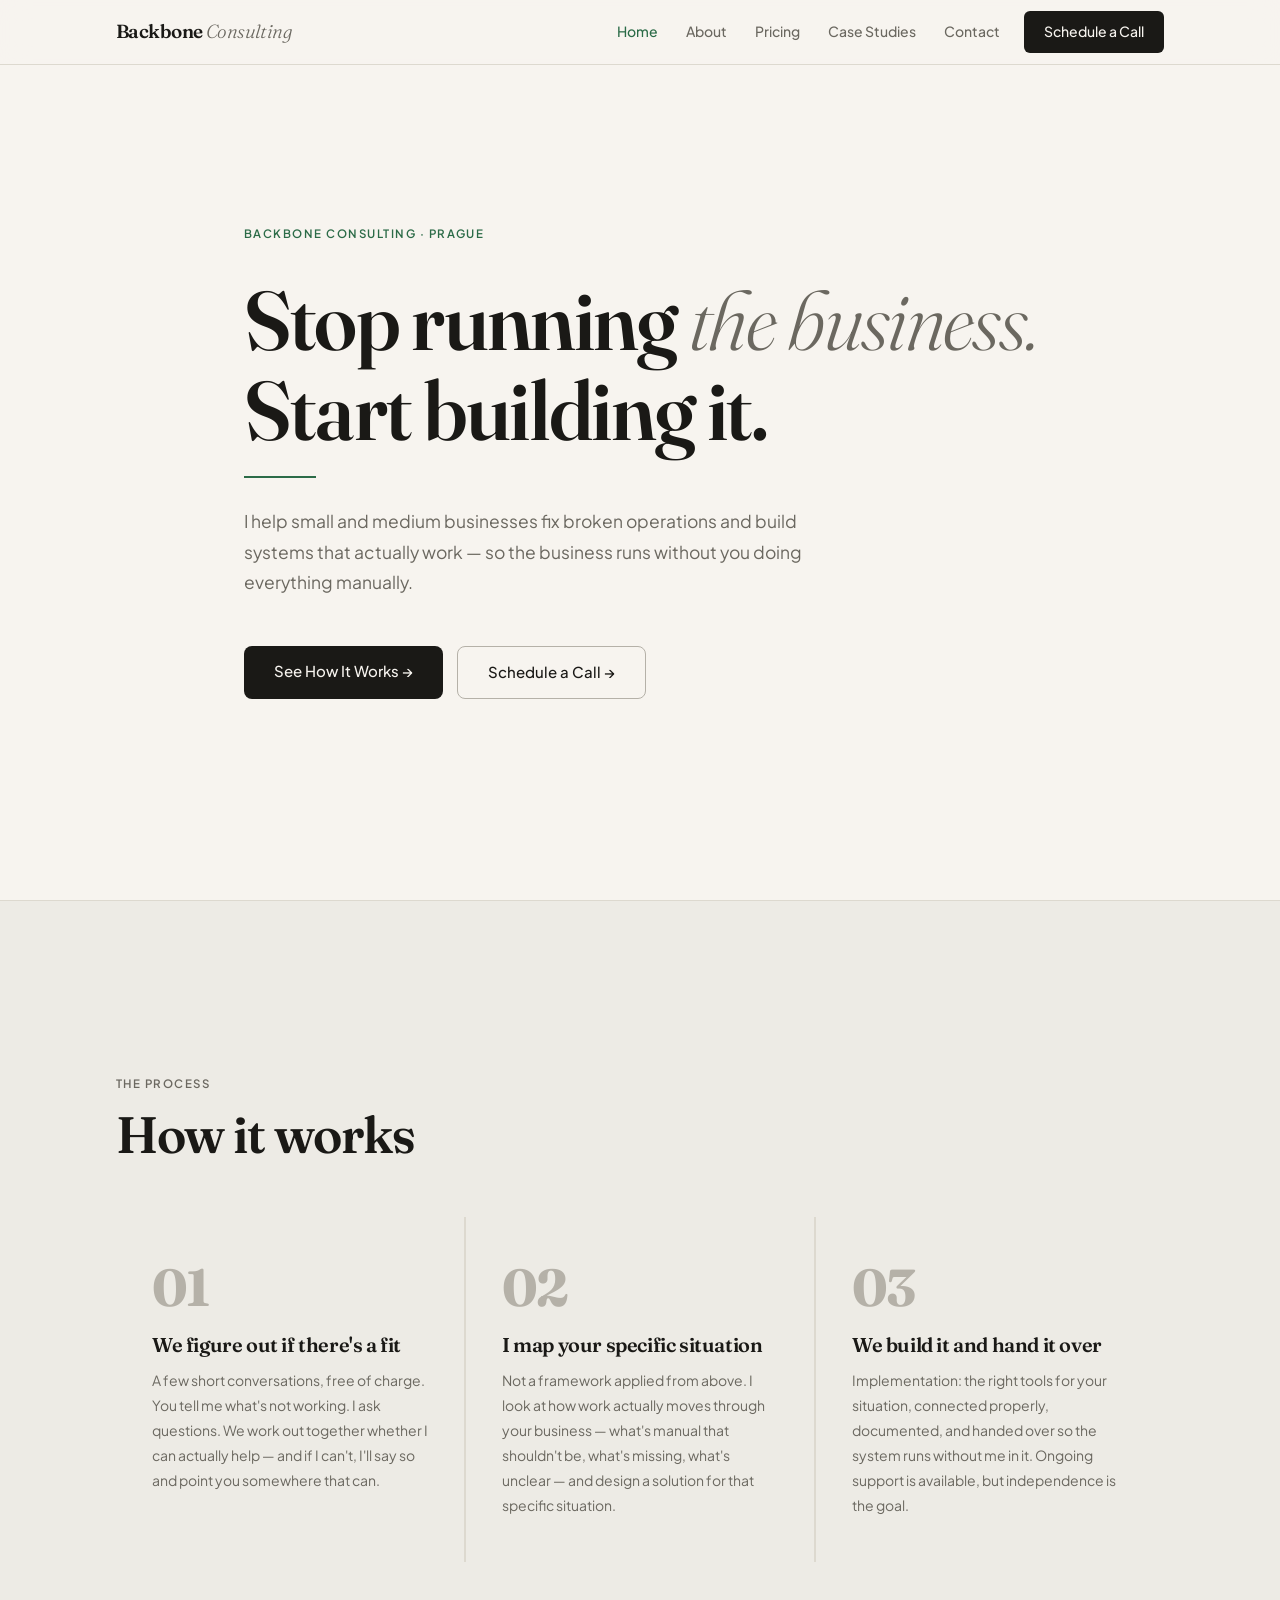
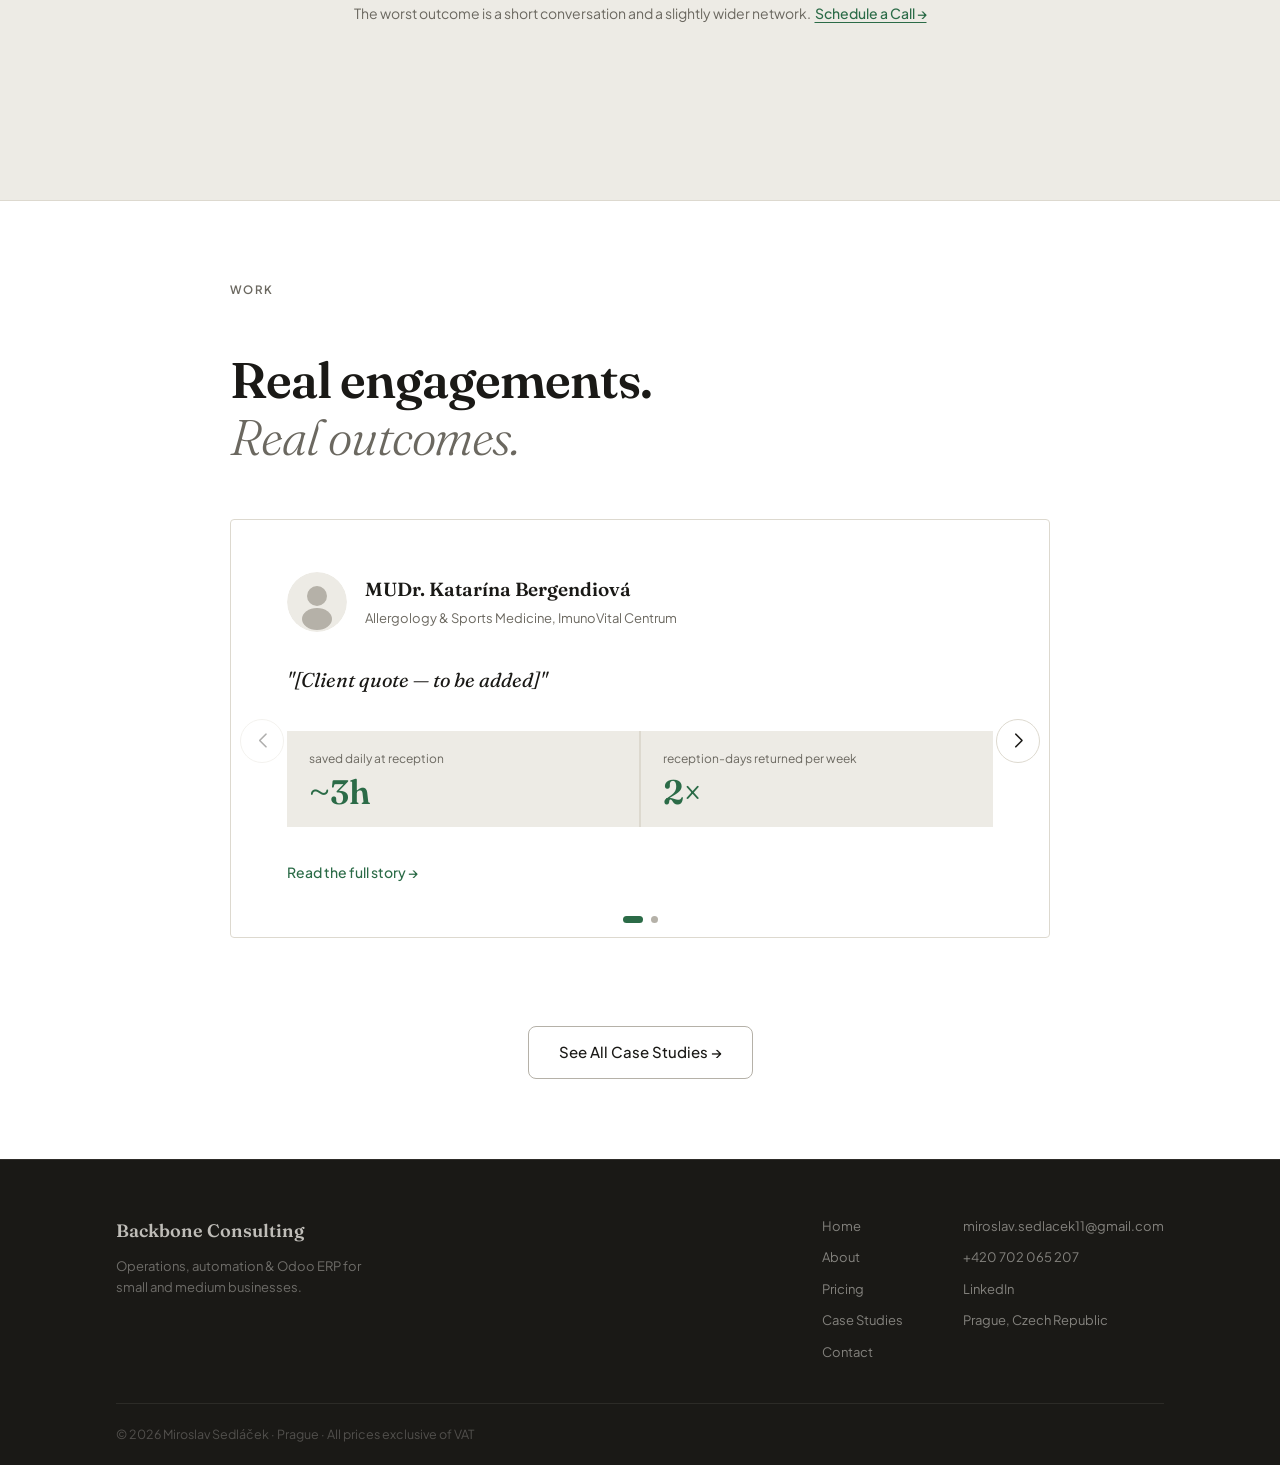
<file: index.html>
<!DOCTYPE html>
<html lang="en">
<head>
  <meta charset="UTF-8">
  <meta name="viewport" content="width=device-width, initial-scale=1.0">
  <title>Backbone Consulting — Embedded Operations | Prague</title>
  <meta name="description" content="Backbone Consulting helps small businesses and early-stage founders fix broken operations and build systems that run without them. Prague-based. Embedded, not advisory.">
  <meta name="keywords" content="operations consulting, business automation, process improvement, Praha, Czech Republic, embedded operator">

  <link rel="preconnect" href="https://fonts.googleapis.com">
  <link rel="preconnect" href="https://fonts.gstatic.com" crossorigin>
  <link href="https://fonts.googleapis.com/css2?family=Fraunces:ital,opsz,wght@0,9..144,300;0,9..144,400;0,9..144,600;0,9..144,700;1,9..144,300;1,9..144,400&family=Plus+Jakarta+Sans:wght@300;400;500;600&display=swap" rel="stylesheet">
  <link rel="stylesheet" href="https://cdn.jsdelivr.net/npm/swiper@11/swiper-bundle.min.css" />

  <link rel="stylesheet" href="css/main.css">
  <link rel="stylesheet" href="css/home.css">
</head>
<body>

<div id="nav-placeholder"></div>


<!-- ══ HERO ══ -->
<section class="hero" id="home">
  <div class="container">
    <p class="eyebrow">Backbone Consulting · Prague</p>
    <h1>Stop running <em>the business.</em><br>Start building it.</h1>
    <div class="hero-rule"></div>
    <p class="hero-sub">I help small and medium businesses fix broken operations and build systems that actually work — so the business runs without you doing everything manually.</p>
    <div class="hero-actions">
      <a href="#how-it-works" class="btn btn-dark">See How It Works →</a>
      <a href="contact.html" class="btn btn-outline">Schedule a Call →</a>
    </div>
  </div>
</section>


<!-- ══ HOW IT WORKS ══ -->
<section class="snippet how-home-section" id="how-it-works">
  <div class="container">
    <div class="how-home-header">
      <p class="section-label">The process</p>
      <h2>How it works</h2>
    </div>

    <div class="how-steps-home">
      <div class="how-step-home reveal">
        <div class="how-step-num">01</div>
        <h3>We figure out if there's a fit</h3>
        <p>A few short conversations, free of charge. You tell me what's not working. I ask questions. We work out together whether I can actually help — and if I can't, I'll say so and point you somewhere that can.</p>
      </div>
      <div class="how-step-home reveal">
        <div class="how-step-num">02</div>
        <h3>I map your specific situation</h3>
        <p>Not a framework applied from above. I look at how work actually moves through your business — what's manual that shouldn't be, what's missing, what's unclear — and design a solution for that specific situation.</p>
      </div>
      <div class="how-step-home reveal">
        <div class="how-step-num">03</div>
        <h3>We build it and hand it over</h3>
        <p>Implementation: the right tools for your situation, connected properly, documented, and handed over so the system runs without me in it. Ongoing support is available, but independence is the goal.</p>
      </div>
    </div>

    <p class="how-closing">The worst outcome is a short conversation and a slightly wider network. &nbsp;<a href="contact.html">Schedule a Call →</a></p>
  </div>
</section>


<!-- ══ CASE STUDIES CAROUSEL ══ -->
<section class="snippet carousel-section" id="case-studies-carousel">
  <div class="container">

    <div class="carousel-section-header">
      <p class="section-label">Work</p>
    </div>
    <h2 class="snippet-heading" style="margin-bottom: 52px;">Real engagements.<br><em>Real outcomes.</em></h2>

    <div class="swiper-outer">
      <div class="swiper testimonial-swiper">
        <div class="swiper-wrapper">

          <!-- Slide 1: ImunoVital Centrum -->
          <div class="swiper-slide">
            <div class="testimonial-card">
              <div class="testimonial-header">
                <!-- TODO: Replace with photo of MUDr. Katarína Bergendiová when available (permission required) -->
                <svg class="testimonial-avatar" width="60" height="60" viewBox="0 0 60 60" xmlns="http://www.w3.org/2000/svg" aria-hidden="true">
                  <circle cx="30" cy="30" r="30" fill="#EDEBE5"/>
                  <circle cx="30" cy="24" r="10" fill="#B5B1A8"/>
                  <ellipse cx="30" cy="47" rx="15" ry="11" fill="#B5B1A8"/>
                </svg>
                <div>
                  <div class="testimonial-name">MUDr. Katarína Bergendiová</div>
                  <div class="testimonial-role">Allergology &amp; Sports Medicine, ImunoVital Centrum</div>
                </div>
              </div>
              <!-- TODO: Replace with direct testimonial quote from ImunoVital Centrum -->
              <blockquote class="testimonial-quote">"[Client quote — to be added]"</blockquote>
              <div class="testimonial-stats">
                <div class="testimonial-stat">
                  <div class="testimonial-stat-lbl">saved daily at reception</div>
                  <div class="testimonial-stat-num">~3h</div>
                </div>
                <div class="testimonial-stat">
                  <div class="testimonial-stat-lbl">reception-days returned per week</div>
                  <div class="testimonial-stat-num">2×</div>
                </div>
              </div>
              <a href="case-studies.html#immunovital-detail" class="testimonial-link">Read the full story →</a>
            </div>
          </div>

          <!-- Slide 2: Placeholder -->
          <div class="swiper-slide">
            <div class="testimonial-card placeholder-card">
              <div class="testimonial-header">
                <svg class="testimonial-avatar" width="60" height="60" viewBox="0 0 60 60" xmlns="http://www.w3.org/2000/svg" aria-hidden="true">
                  <circle cx="30" cy="30" r="30" fill="#EDEBE5"/>
                  <circle cx="30" cy="24" r="10" fill="#DDD9CF"/>
                  <ellipse cx="30" cy="47" rx="15" ry="11" fill="#DDD9CF"/>
                </svg>
                <div>
                  <div class="testimonial-name">[Your name here]</div>
                  <div class="testimonial-role">[Your business]</div>
                </div>
              </div>
              <blockquote class="testimonial-quote">"[This card will be replaced with the next completed engagement.]"</blockquote>
              <div class="testimonial-stats">
                <div class="testimonial-stat">
                  <div class="testimonial-stat-lbl">Coming soon</div>
                  <div class="testimonial-stat-num">—</div>
                </div>
                <div class="testimonial-stat">
                  <div class="testimonial-stat-lbl">Coming soon</div>
                  <div class="testimonial-stat-num">—</div>
                </div>
              </div>
            </div>
          </div>

        </div><!-- /.swiper-wrapper -->
        <div class="swiper-pagination"></div>
        <div class="swiper-button-prev"></div>
        <div class="swiper-button-next"></div>
      </div><!-- /.swiper -->
    </div><!-- /.swiper-outer -->

    <div class="carousel-cta-below">
      <a href="case-studies.html" class="btn btn-outline">See All Case Studies →</a>
    </div>

  </div>
</section>


<div id="footer-placeholder"></div>
<script src="https://cdn.jsdelivr.net/npm/swiper@11/swiper-bundle.min.js"></script>
<script>
  new Swiper('.testimonial-swiper', {
    slidesPerView: 1,
    spaceBetween: 0,
    loop: false,
    keyboard: { enabled: true },
    pagination: {
      el: '.swiper-pagination',
      clickable: true,
    },
    navigation: {
      nextEl: '.swiper-button-next',
      prevEl: '.swiper-button-prev',
    },
  });
</script>
<script src="js/nav.js" defer></script>
<script src="js/main.js" defer></script>
</body>
</html>
</file>
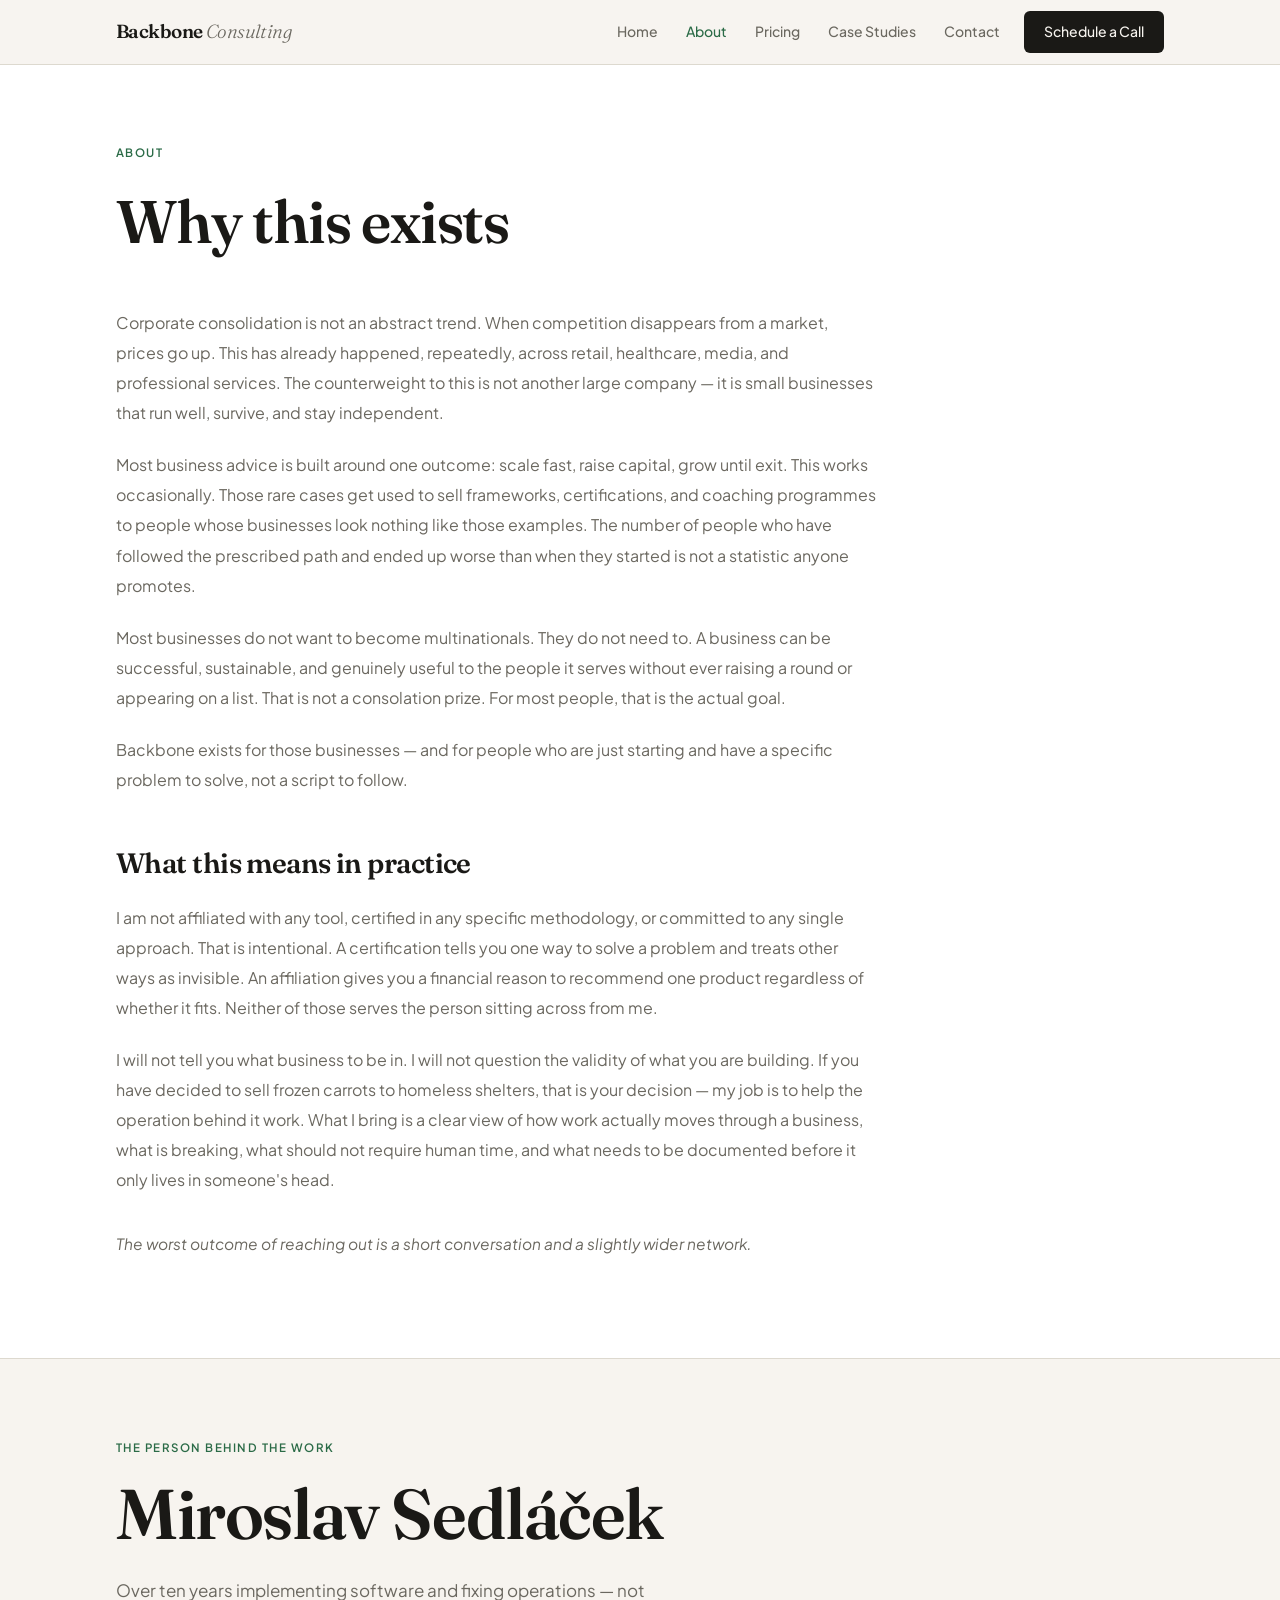
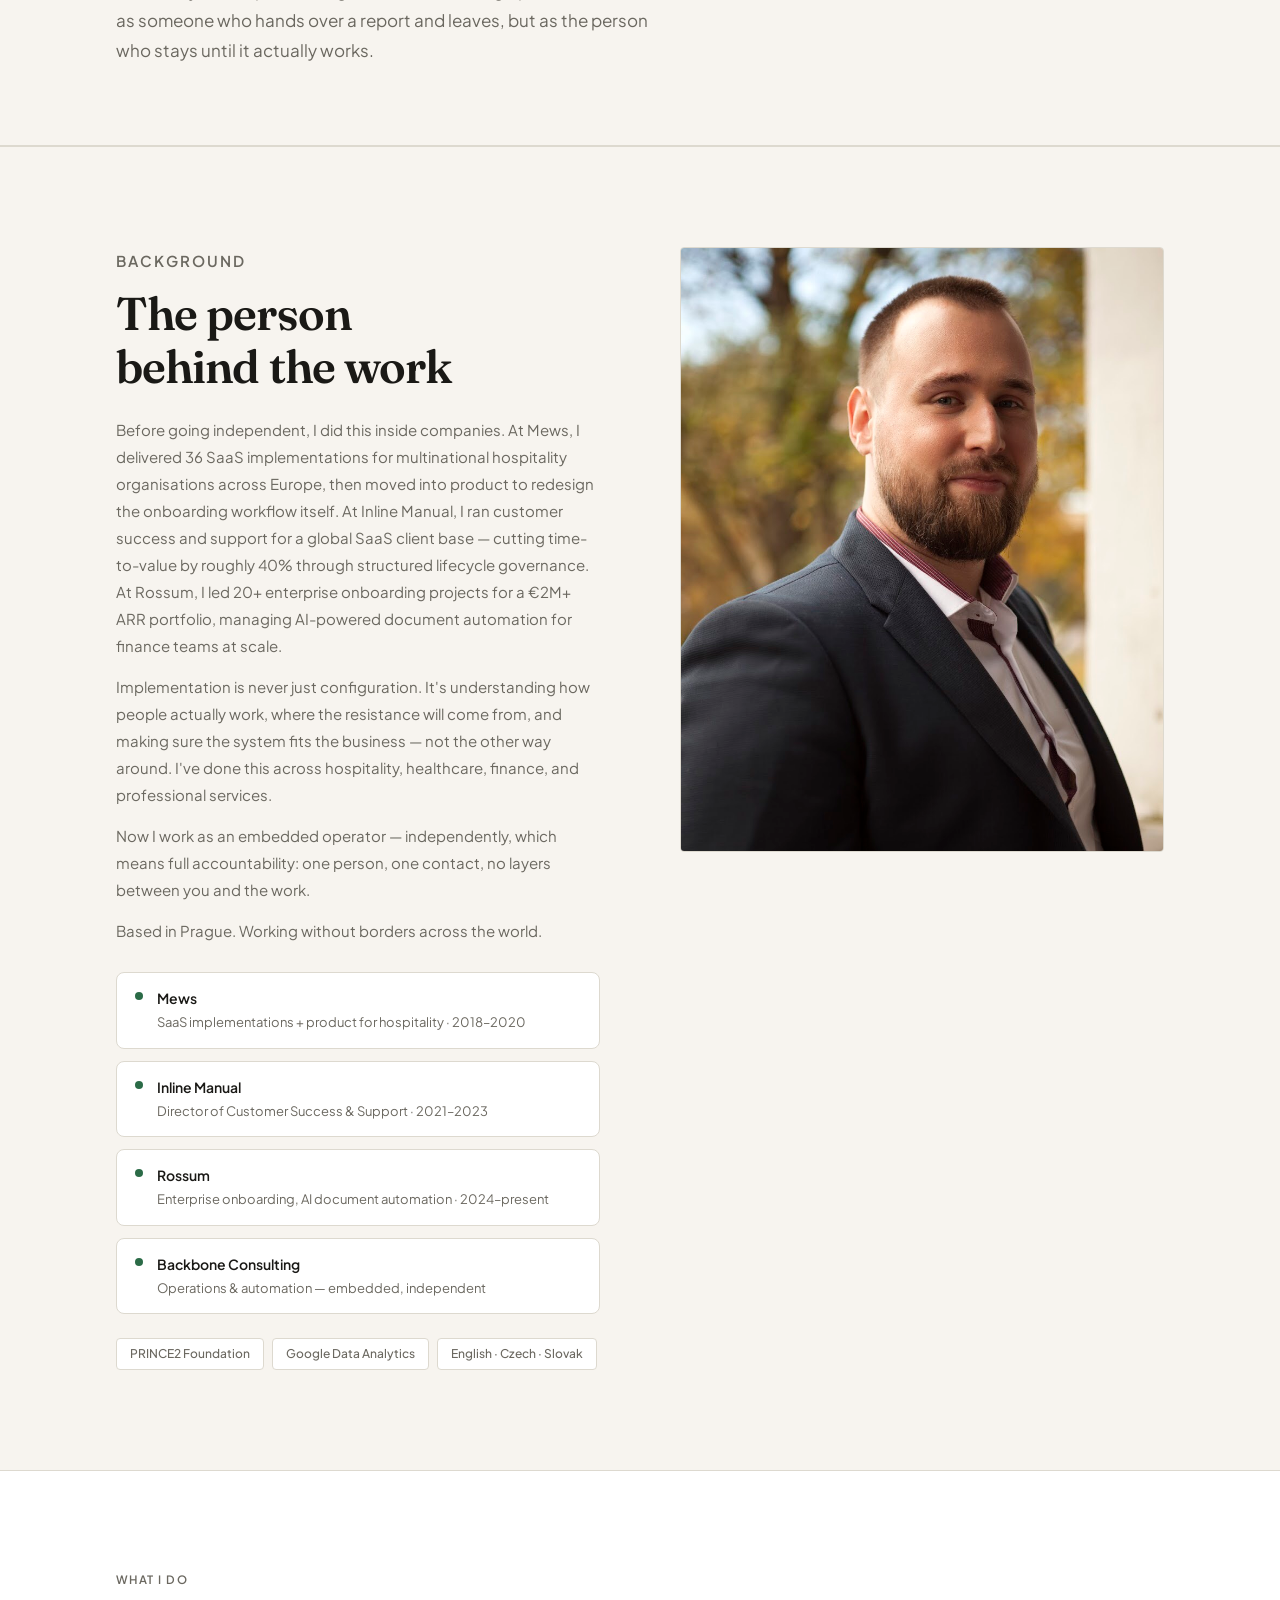
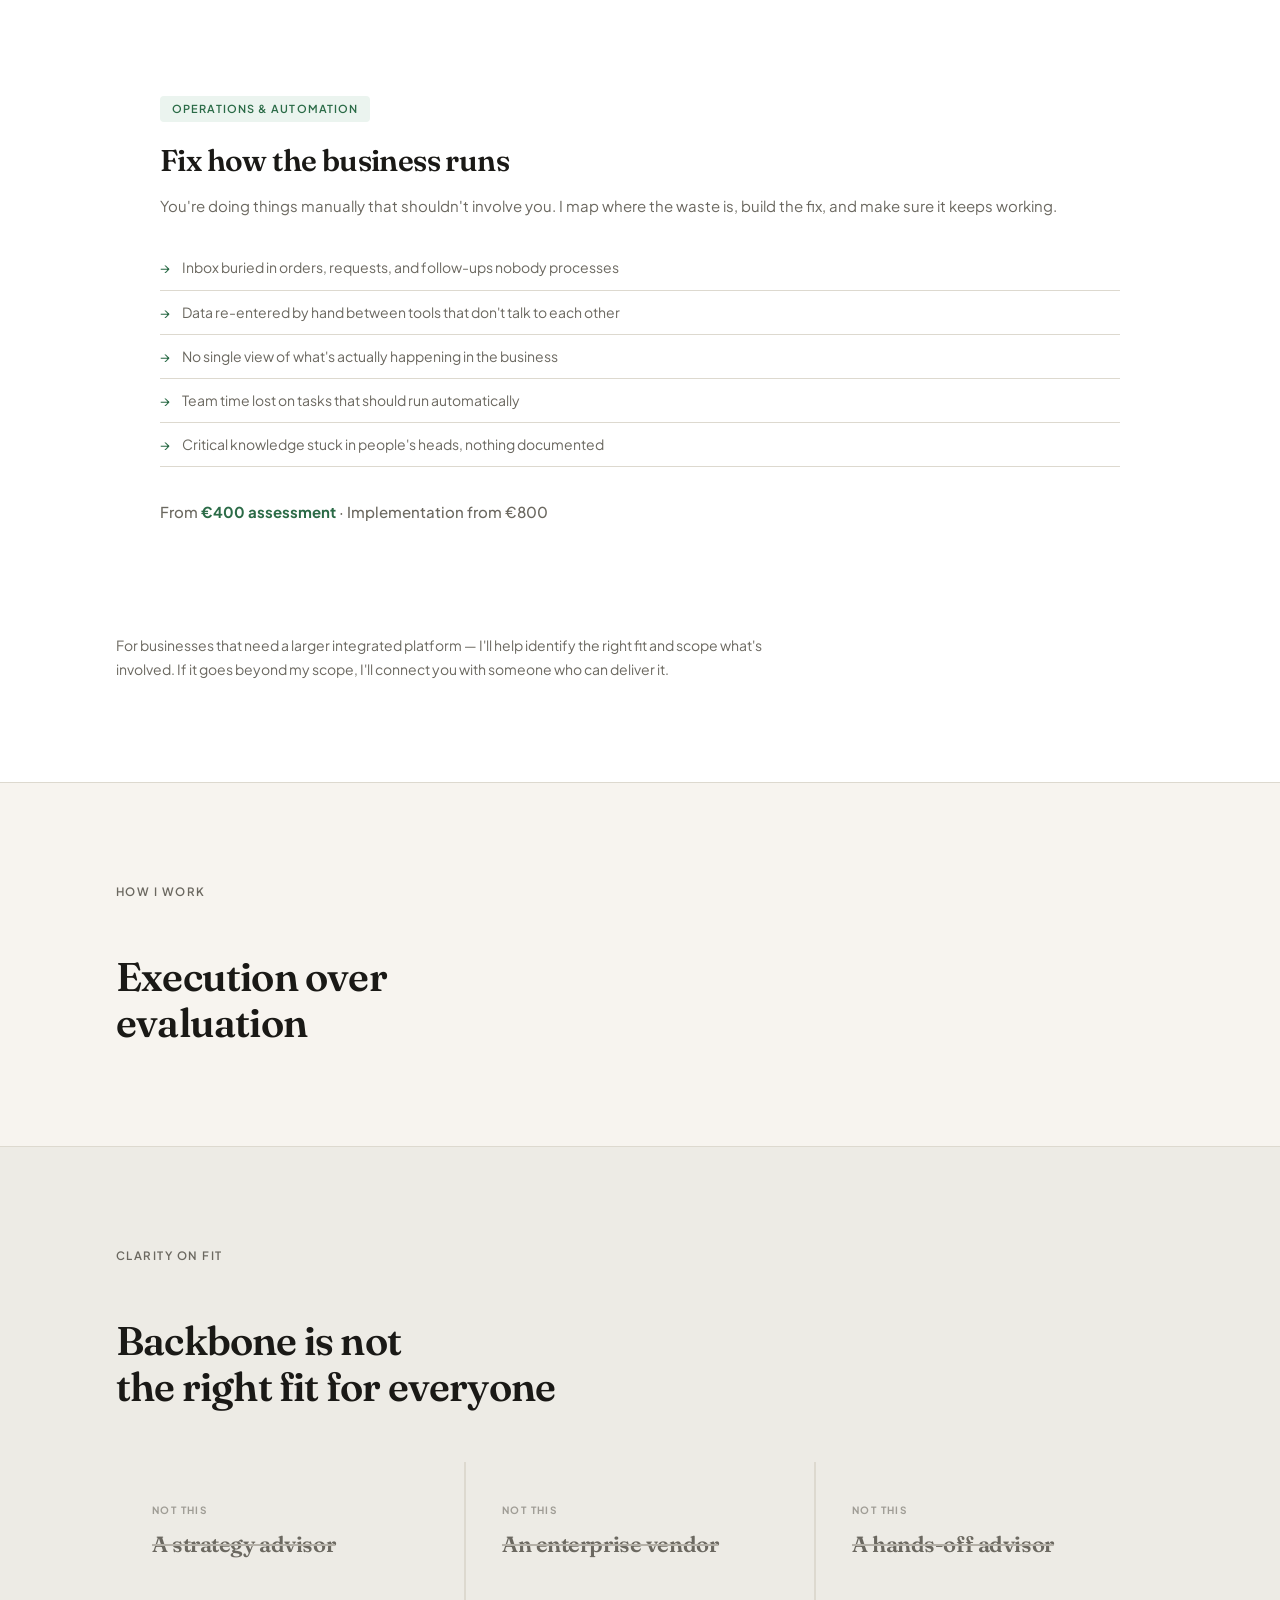
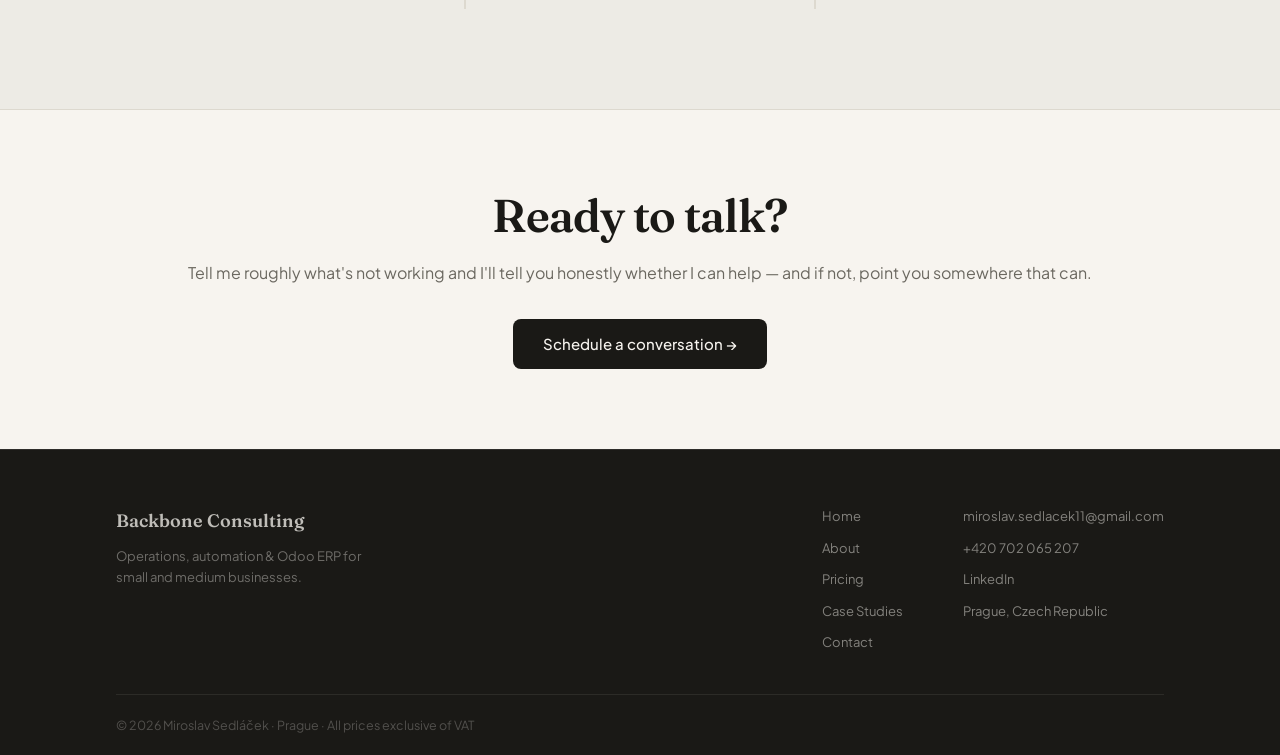
<file: about.html>
<!DOCTYPE html>
<html lang="en">
<head>
  <meta charset="UTF-8">
  <meta name="viewport" content="width=device-width, initial-scale=1.0">
  <title>About — Backbone Consulting</title>
  <meta name="description" content="Why Backbone Consulting exists, and the background of the person behind it. Based in Prague, working internationally as an embedded operator.">

  <link rel="preconnect" href="https://fonts.googleapis.com">
  <link rel="preconnect" href="https://fonts.gstatic.com" crossorigin>
  <link href="https://fonts.googleapis.com/css2?family=Fraunces:ital,opsz,wght@0,9..144,300;0,9..144,400;0,9..144,600;0,9..144,700;1,9..144,300;1,9..144,400&family=Plus+Jakarta+Sans:wght@300;400;500;600&display=swap" rel="stylesheet">

  <link rel="stylesheet" href="css/main.css">
  <link rel="stylesheet" href="css/about.css">
</head>
<body>

<div id="nav-placeholder"></div>


<!-- ══ WHY THIS EXISTS ══ -->
<section class="why-section">
  <div class="container">
    <div class="why-inner">
      <p class="eyebrow">About</p>
      <h2>Why this exists</h2>

      <div class="why-body">
        <p>Corporate consolidation is not an abstract trend. When competition disappears from a market, prices go up. This has already happened, repeatedly, across retail, healthcare, media, and professional services. The counterweight to this is not another large company — it is small businesses that run well, survive, and stay independent.</p>

        <p>Most business advice is built around one outcome: scale fast, raise capital, grow until exit. This works occasionally. Those rare cases get used to sell frameworks, certifications, and coaching programmes to people whose businesses look nothing like those examples. The number of people who have followed the prescribed path and ended up worse than when they started is not a statistic anyone promotes.</p>

        <p>Most businesses do not want to become multinationals. They do not need to. A business can be successful, sustainable, and genuinely useful to the people it serves without ever raising a round or appearing on a list. That is not a consolation prize. For most people, that is the actual goal.</p>

        <p>Backbone exists for those businesses — and for people who are just starting and have a specific problem to solve, not a script to follow.</p>
      </div>

      <h3 class="why-subheading">What this means in practice</h3>

      <div class="why-body">
        <p>I am not affiliated with any tool, certified in any specific methodology, or committed to any single approach. That is intentional. A certification tells you one way to solve a problem and treats other ways as invisible. An affiliation gives you a financial reason to recommend one product regardless of whether it fits. Neither of those serves the person sitting across from me.</p>

        <p>I will not tell you what business to be in. I will not question the validity of what you are building. If you have decided to sell frozen carrots to homeless shelters, that is your decision — my job is to help the operation behind it work. What I bring is a clear view of how work actually moves through a business, what is breaking, what should not require human time, and what needs to be documented before it only lives in someone's head.</p>
      </div>

      <p class="why-closing">The worst outcome of reaching out is a short conversation and a slightly wider network.</p>
    </div>
  </div>
</section>


<!-- ══ PAGE HERO ══ -->
<header class="page-hero">
  <div class="container">
    <p class="eyebrow" style="margin-bottom: 16px;">The person behind the work</p>
    <h1>Miroslav Sedláček</h1>
    <p class="page-hero-sub">Over ten years implementing software and fixing operations — not as someone who hands over a report and leaves, but as the person who stays until it actually works.</p>
  </div>
</header>


<!-- ══ BIO ══ -->
<section class="about-bio-section">
  <div class="container">
    <div class="about-bio-inner">
      <div>
        <p class="section-label">Background</p>
        <h2>The person<br>behind the work</h2>
        <p>Before going independent, I did this inside companies. At Mews, I delivered 36 SaaS implementations for multinational hospitality organisations across Europe, then moved into product to redesign the onboarding workflow itself. At Inline Manual, I ran customer success and support for a global SaaS client base — cutting time-to-value by roughly 40% through structured lifecycle governance. At Rossum, I led 20+ enterprise onboarding projects for a €2M+ ARR portfolio, managing AI-powered document automation for finance teams at scale.</p>
        <p>Implementation is never just configuration. It's understanding how people actually work, where the resistance will come from, and making sure the system fits the business — not the other way around. I've done this across hospitality, healthcare, finance, and professional services.</p>
        <p>Now I work as an embedded operator — independently, which means full accountability: one person, one contact, no layers between you and the work.</p>
        <p>Based in Prague. Working without borders across the world.</p>

        <div class="roles">
          <div class="role">
            <div class="role-dot"></div>
            <div>
              <div class="role-name">Mews</div>
              <div class="role-desc">SaaS implementations + product for hospitality · 2018–2020</div>
            </div>
          </div>
          <div class="role">
            <div class="role-dot"></div>
            <div>
              <div class="role-name">Inline Manual</div>
              <div class="role-desc">Director of Customer Success &amp; Support · 2021–2023</div>
            </div>
          </div>
          <div class="role">
            <div class="role-dot"></div>
            <div>
              <div class="role-name">Rossum</div>
              <div class="role-desc">Enterprise onboarding, AI document automation · 2024–present</div>
            </div>
          </div>
          <div class="role">
            <div class="role-dot"></div>
            <div>
              <div class="role-name">Backbone Consulting</div>
              <div class="role-desc">Operations &amp; automation — embedded, independent</div>
            </div>
          </div>
        </div>

        <div class="about-certs">
          <span class="cert-chip">PRINCE2 Foundation</span>
          <span class="cert-chip">Google Data Analytics</span>
          <span class="cert-chip">English · Czech · Slovak</span>
        </div>
      </div>

      <div>
        <img src="assets/miroslav.JPG" alt="Miroslav Sedláček" class="about-photo">
      </div>
    </div>
  </div>
</section>


<!-- ══ SERVICES OVERVIEW ══ -->
<section class="services-section">
  <div class="container">
    <p class="section-label">What I do</p>

    <div class="grid-line" style="grid-template-columns: 1fr;">
      <div class="service-card-full reveal">
        <span class="service-badge">Operations &amp; Automation</span>
        <h3>Fix how the business runs</h3>
        <p>You're doing things manually that shouldn't involve you. I map where the waste is, build the fix, and make sure it keeps working.</p>
        <ul class="problem-list">
          <li>Inbox buried in orders, requests, and follow-ups nobody processes</li>
          <li>Data re-entered by hand between tools that don't talk to each other</li>
          <li>No single view of what's actually happening in the business</li>
          <li>Team time lost on tasks that should run automatically</li>
          <li>Critical knowledge stuck in people's heads, nothing documented</li>
        </ul>
        <p class="service-from">From <strong>€400 assessment</strong> · Implementation from €800</p>
      </div>
    </div>

    <p style="font-size: 14px; color: var(--text-muted); line-height: 1.75; margin-top: 28px; max-width: 680px;">
      For businesses that need a larger integrated platform — I'll help identify the right fit and scope what's involved. If it goes beyond my scope, I'll connect you with someone who can deliver it.
    </p>

  </div>
</section>


<!-- ══ PHILOSOPHY ══ -->
<section class="philosophy-section">
  <div class="container">
    <div class="philosophy-inner">
      <div class="philosophy-label">
        <p class="section-label">How I work</p>
        <h2>Execution over<br>evaluation</h2>
      </div>
      <div class="philosophy-body reveal">
        <!-- TODO: Write 3–4 paragraphs on Miro's working philosophy.
             Topics to cover:
             - Execution focus: the goal is a working system, not a report
             - How Miro approaches understanding a client's operations (listening, observing, mapping before building)
             - Accountability: one person responsible from start to finish
             - Honest scoping: saying no if something won't work, or if a client needs something Backbone doesn't offer
             - Working style with small teams vs larger SMBs
        -->
        <p><!-- TODO: Philosophy paragraph 1 — execution focus and staying until it works --></p>
        <p><!-- TODO: Philosophy paragraph 2 — understanding operations before building anything --></p>
        <p><!-- TODO: Philosophy paragraph 3 — honest scoping and full accountability --></p>
      </div>
    </div>
  </div>
</section>


<!-- ══ WHAT WE'RE NOT ══ -->
<section class="not-section">
  <div class="container">
    <p class="section-label">Clarity on fit</p>
    <h2 style="font-size: 40px; max-width: 500px;">Backbone is not<br>the right fit for everyone</h2>
    <div class="grid-line not-grid">

      <div class="not-card reveal">
        <div class="not-card-label">Not this</div>
        <h3>A strategy advisor</h3>
        <!-- TODO: 2–3 sentences: Backbone doesn't do high-level strategy decks, market research, or "what should we build" work. The focus is operational and implementation execution for a defined scope. Explain what Backbone does instead — concrete operational fixes and system implementation. -->
        <p><!-- TODO: Explain what Backbone does instead —concrete operational fixes and system implementation --></p>
      </div>

      <div class="not-card reveal">
        <div class="not-card-label">Not this</div>
        <h3>An enterprise vendor</h3>
        <!-- TODO: 2–3 sentences: not a 20-person agency, no account management layers, not suited for multinational enterprise procurement processes. Best fit is lean teams and SMBs. Explain what size and type of client Backbone works best with. -->
        <p><!-- TODO: Explain what size of client Backbone works best with --></p>
      </div>

      <div class="not-card reveal">
        <div class="not-card-label">Not this</div>
        <h3>A hands-off advisor</h3>
        <!-- TODO: 2–3 sentences: Backbone doesn't produce recommendations and leave. The engagement ends when the system works and the team can run it. Explain what "done" actually means in Backbone engagements. -->
        <p><!-- TODO: Explain what "done" actually means in Backbone engagements --></p>
      </div>

    </div>
  </div>
</section>


<!-- ══ CLOSING CTA ══ -->
<section class="about-cta-section">
  <div class="container">
    <h2>Ready to talk?</h2>
    <p>Tell me roughly what's not working and I'll tell you honestly whether I can help — and if not, point you somewhere that can.</p>
    <a href="contact.html" class="btn btn-dark">Schedule a conversation →</a>
  </div>
</section>


<div id="footer-placeholder"></div>
<script src="js/nav.js" defer></script>
<script src="js/main.js" defer></script>
</body>
</html>
</file>
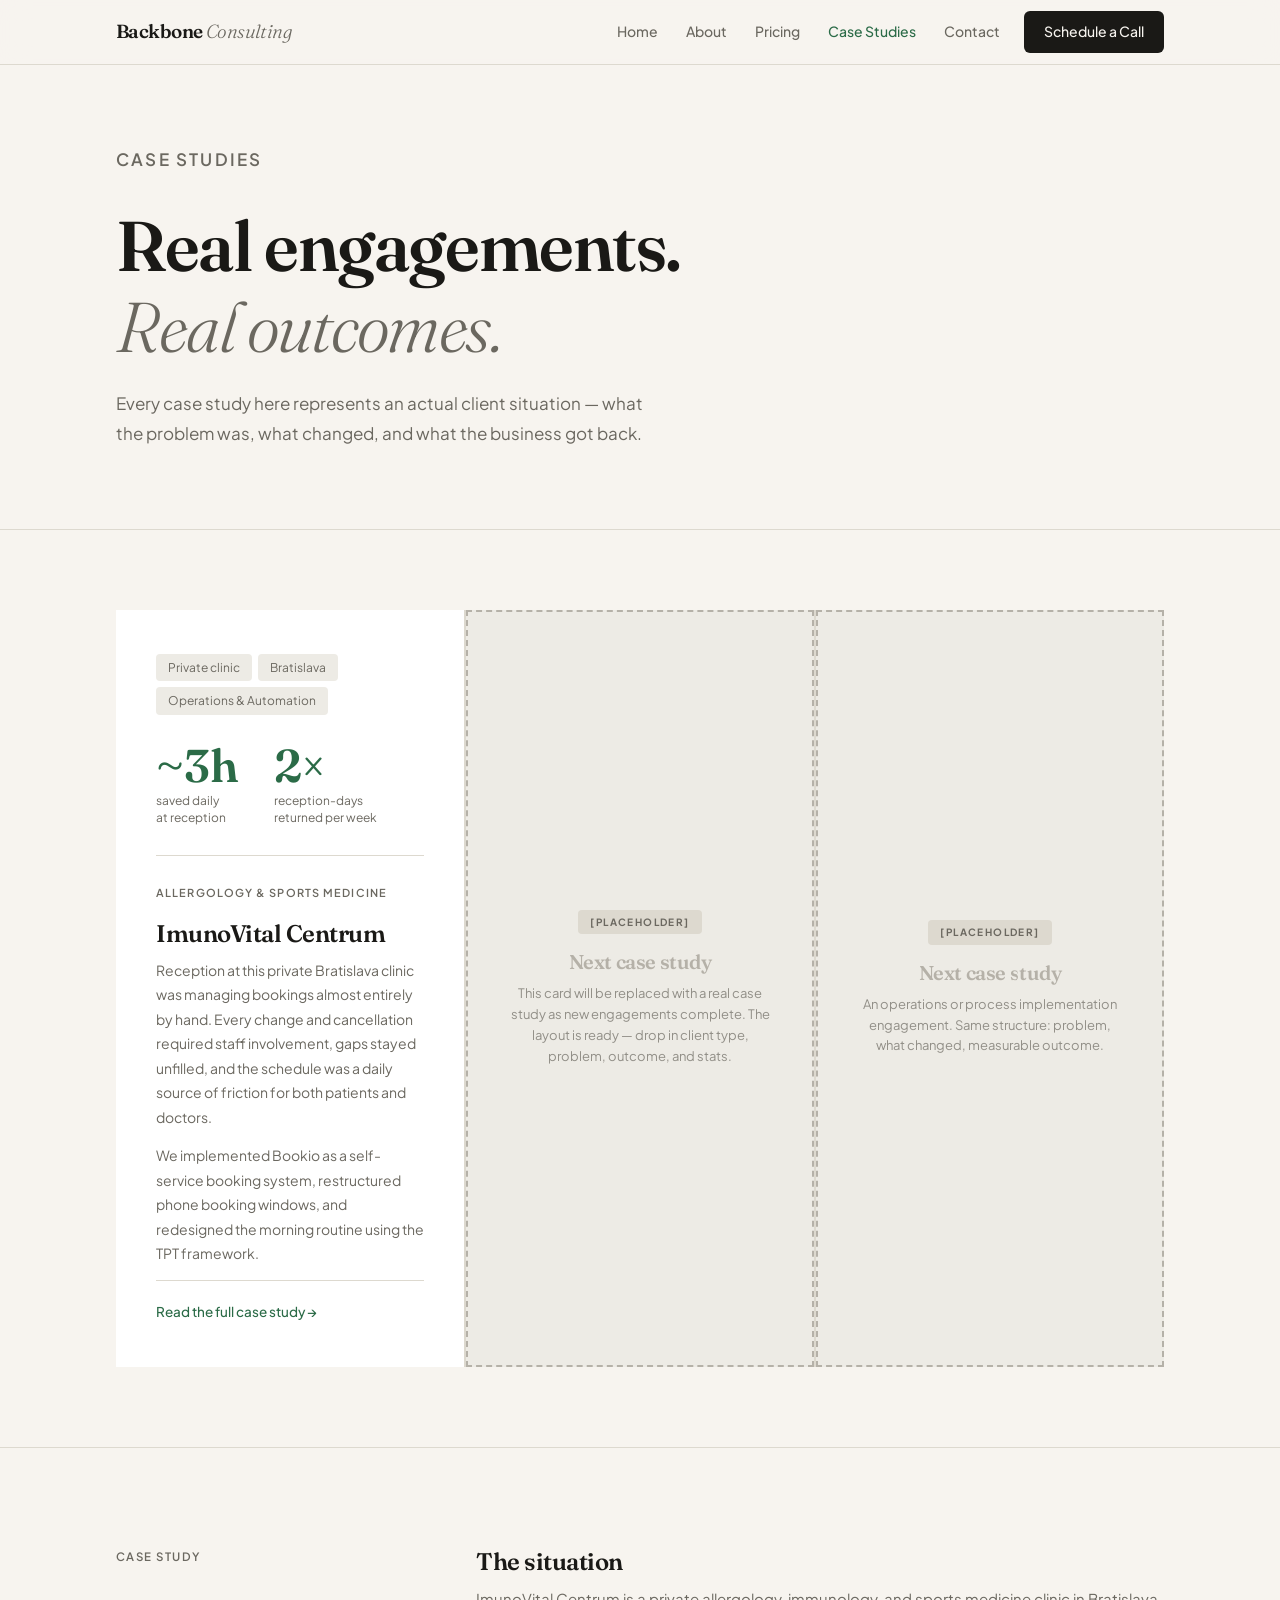
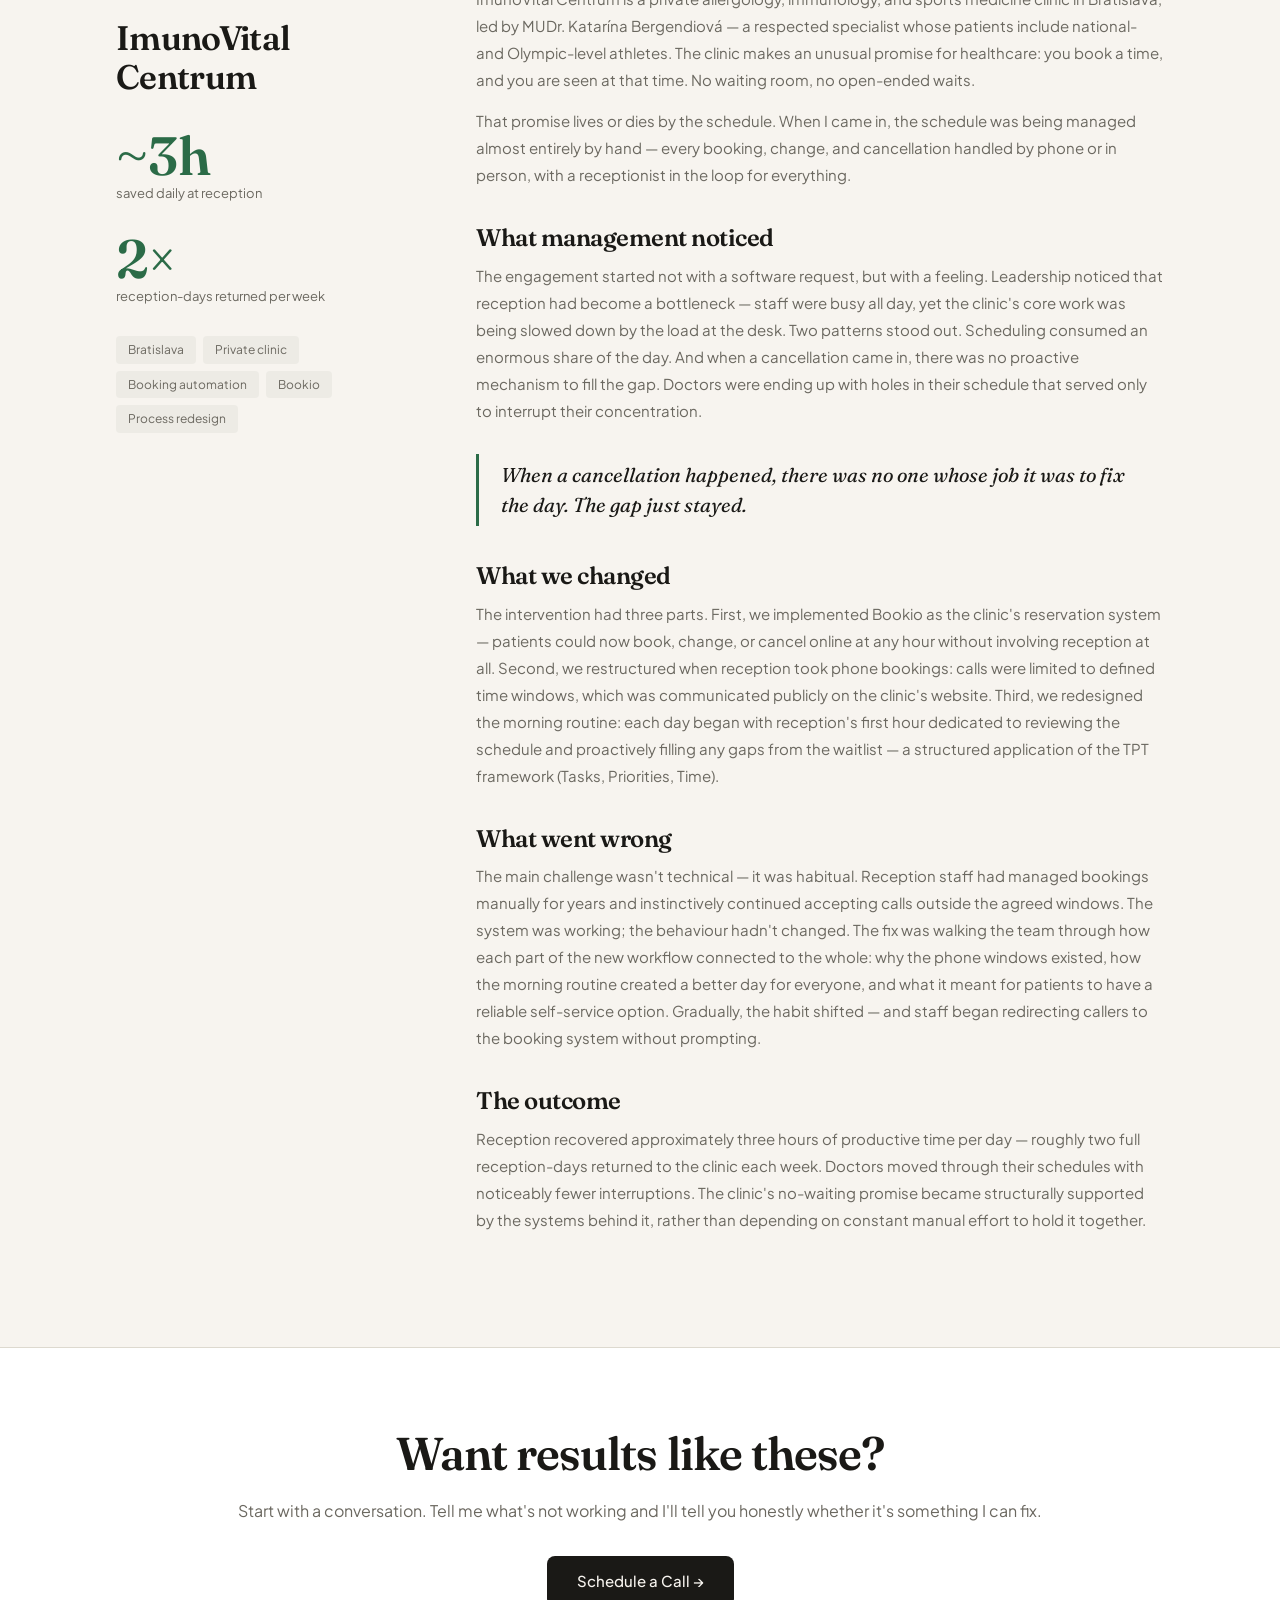
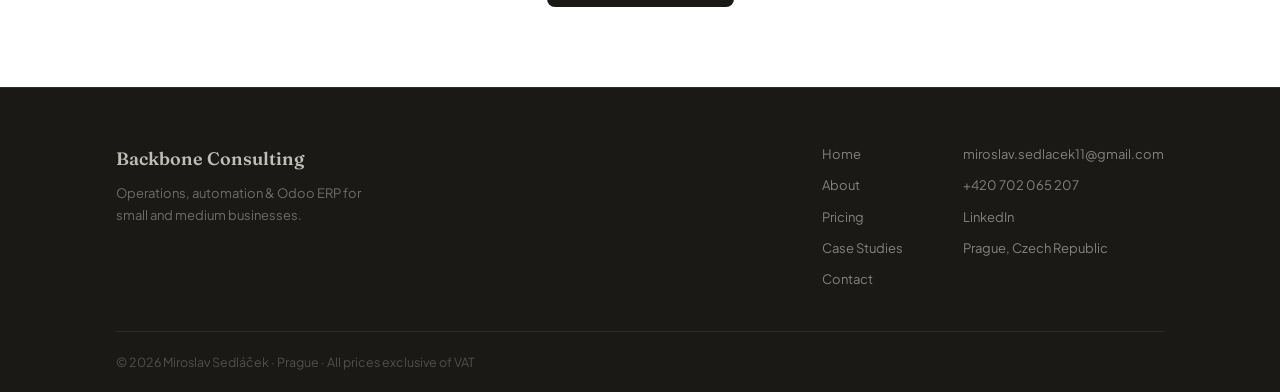
<file: case-studies.html>
<!DOCTYPE html>
<html lang="en">
<head>
  <meta charset="UTF-8">
  <meta name="viewport" content="width=device-width, initial-scale=1.0">
  <title>Case Studies — Backbone Consulting</title>
  <meta name="description" content="Real engagements, real outcomes. Operations and process redesign case studies from Backbone Consulting.">

  <link rel="preconnect" href="https://fonts.googleapis.com">
  <link rel="preconnect" href="https://fonts.gstatic.com" crossorigin>
  <link href="https://fonts.googleapis.com/css2?family=Fraunces:ital,opsz,wght@0,9..144,300;0,9..144,400;0,9..144,600;0,9..144,700;1,9..144,300;1,9..144,400&family=Plus+Jakarta+Sans:wght@300;400;500;600&display=swap" rel="stylesheet">

  <link rel="stylesheet" href="css/main.css">
  <link rel="stylesheet" href="css/case-studies.css">
</head>
<body>

<div id="nav-placeholder"></div>


<!-- ══ PAGE HERO ══ -->
<header class="cs-page-hero">
  <div class="container">
    <p class="eyebrow">Case Studies</p>
    <h1>Real engagements.<br><em>Real outcomes.</em></h1>
    <p>Every case study here represents an actual client situation — what the problem was, what changed, and what the business got back.</p>
  </div>
</header>


<!-- ══ CASE STUDY CARDS ══ -->
<section class="cs-list-section">
  <div class="container">
    <div class="grid-line cs-grid">

      <!-- ImunoVital — real case study -->
      <div class="cs-card reveal">
        <div class="cs-card-meta">
          <span class="chip">Private clinic</span>
          <span class="chip">Bratislava</span>
          <span class="chip">Operations &amp; Automation</span>
        </div>
        <div class="cs-card-stats">
          <div>
            <div class="cs-stat-num">~3h</div>
            <div class="cs-stat-lbl">saved daily<br>at reception</div>
          </div>
          <div>
            <div class="cs-stat-num">2×</div>
            <div class="cs-stat-lbl">reception-days<br>returned per week</div>
          </div>
        </div>
        <div class="cs-card-industry">Allergology &amp; Sports Medicine</div>
        <h3>ImunoVital Centrum</h3>
        <p>Reception at this private Bratislava clinic was managing bookings almost entirely by hand. Every change and cancellation required staff involvement, gaps stayed unfilled, and the schedule was a daily source of friction for both patients and doctors.</p>
        <p>We implemented Bookio as a self-service booking system, restructured phone booking windows, and redesigned the morning routine using the TPT framework.</p>
        <a href="#immunovital-detail" class="cs-card-link">Read the full case study →</a>
      </div>

      <!-- Placeholder 2 -->
      <div class="cs-card-placeholder reveal">
        <span class="placeholder-label">[PLACEHOLDER]</span>
        <h3>Next case study</h3>
        <p>This card will be replaced with a real case study as new engagements complete. The layout is ready — drop in client type, problem, outcome, and stats.</p>
      </div>

      <!-- Placeholder 3 -->
      <div class="cs-card-placeholder reveal">
        <span class="placeholder-label">[PLACEHOLDER]</span>
        <h3>Next case study</h3>
        <p>An operations or process implementation engagement. Same structure: problem, what changed, measurable outcome.</p>
      </div>

    </div>
  </div>
</section>


<!-- ══ FULL CASE STUDY: IMMUNOVITAL ══ -->
<section class="cs-detail-section" id="immunovital-detail">
  <div class="container">
    <div class="cs-detail-inner">

      <div class="cs-meta">
        <p class="section-label">Case study</p>
        <h2>ImunoVital Centrum</h2>
        <div class="stat-num">~3h</div>
        <div class="stat-lbl">saved daily at reception</div>
        <div class="stat-num">2×</div>
        <div class="stat-lbl">reception-days returned per week</div>
        <div class="case-chips">
          <span class="chip">Bratislava</span>
          <span class="chip">Private clinic</span>
          <span class="chip">Booking automation</span>
          <span class="chip">Bookio</span>
          <span class="chip">Process redesign</span>
        </div>
      </div>

      <div class="cs-body reveal">
        <h3>The situation</h3>
        <p>ImunoVital Centrum is a private allergology, immunology, and sports medicine clinic in Bratislava, led by MUDr. Katarína Bergendiová — a respected specialist whose patients include national- and Olympic-level athletes. The clinic makes an unusual promise for healthcare: you book a time, and you are seen at that time. No waiting room, no open-ended waits.</p>
        <p>That promise lives or dies by the schedule. When I came in, the schedule was being managed almost entirely by hand — every booking, change, and cancellation handled by phone or in person, with a receptionist in the loop for everything.</p>

        <h3>What management noticed</h3>
        <p>The engagement started not with a software request, but with a feeling. Leadership noticed that reception had become a bottleneck — staff were busy all day, yet the clinic's core work was being slowed down by the load at the desk. Two patterns stood out. Scheduling consumed an enormous share of the day. And when a cancellation came in, there was no proactive mechanism to fill the gap. Doctors were ending up with holes in their schedule that served only to interrupt their concentration.</p>

        <div class="pullquote">When a cancellation happened, there was no one whose job it was to fix the day. The gap just stayed.</div>

        <h3>What we changed</h3>
        <p>The intervention had three parts. First, we implemented Bookio as the clinic's reservation system — patients could now book, change, or cancel online at any hour without involving reception at all. Second, we restructured when reception took phone bookings: calls were limited to defined time windows, which was communicated publicly on the clinic's website. Third, we redesigned the morning routine: each day began with reception's first hour dedicated to reviewing the schedule and proactively filling any gaps from the waitlist — a structured application of the TPT framework (Tasks, Priorities, Time).</p>

        <h3>What went wrong</h3>
        <p>The main challenge wasn't technical — it was habitual. Reception staff had managed bookings manually for years and instinctively continued accepting calls outside the agreed windows. The system was working; the behaviour hadn't changed. The fix was walking the team through how each part of the new workflow connected to the whole: why the phone windows existed, how the morning routine created a better day for everyone, and what it meant for patients to have a reliable self-service option. Gradually, the habit shifted — and staff began redirecting callers to the booking system without prompting.</p>

        <h3>The outcome</h3>
        <p>Reception recovered approximately three hours of productive time per day — roughly two full reception-days returned to the clinic each week. Doctors moved through their schedules with noticeably fewer interruptions. The clinic's no-waiting promise became structurally supported by the systems behind it, rather than depending on constant manual effort to hold it together.</p>
      </div>

    </div>
  </div>
</section>


<!-- ══ CTA ══ -->
<section class="cs-cta-section">
  <div class="container">
    <h2>Want results like these?</h2>
    <p>Start with a conversation. Tell me what's not working and I'll tell you honestly whether it's something I can fix.</p>
    <a href="contact.html" class="btn btn-dark">Schedule a Call →</a>
  </div>
</section>


<div id="footer-placeholder"></div>
<script src="js/nav.js" defer></script>
<script src="js/main.js" defer></script>
</body>
</html>
</file>
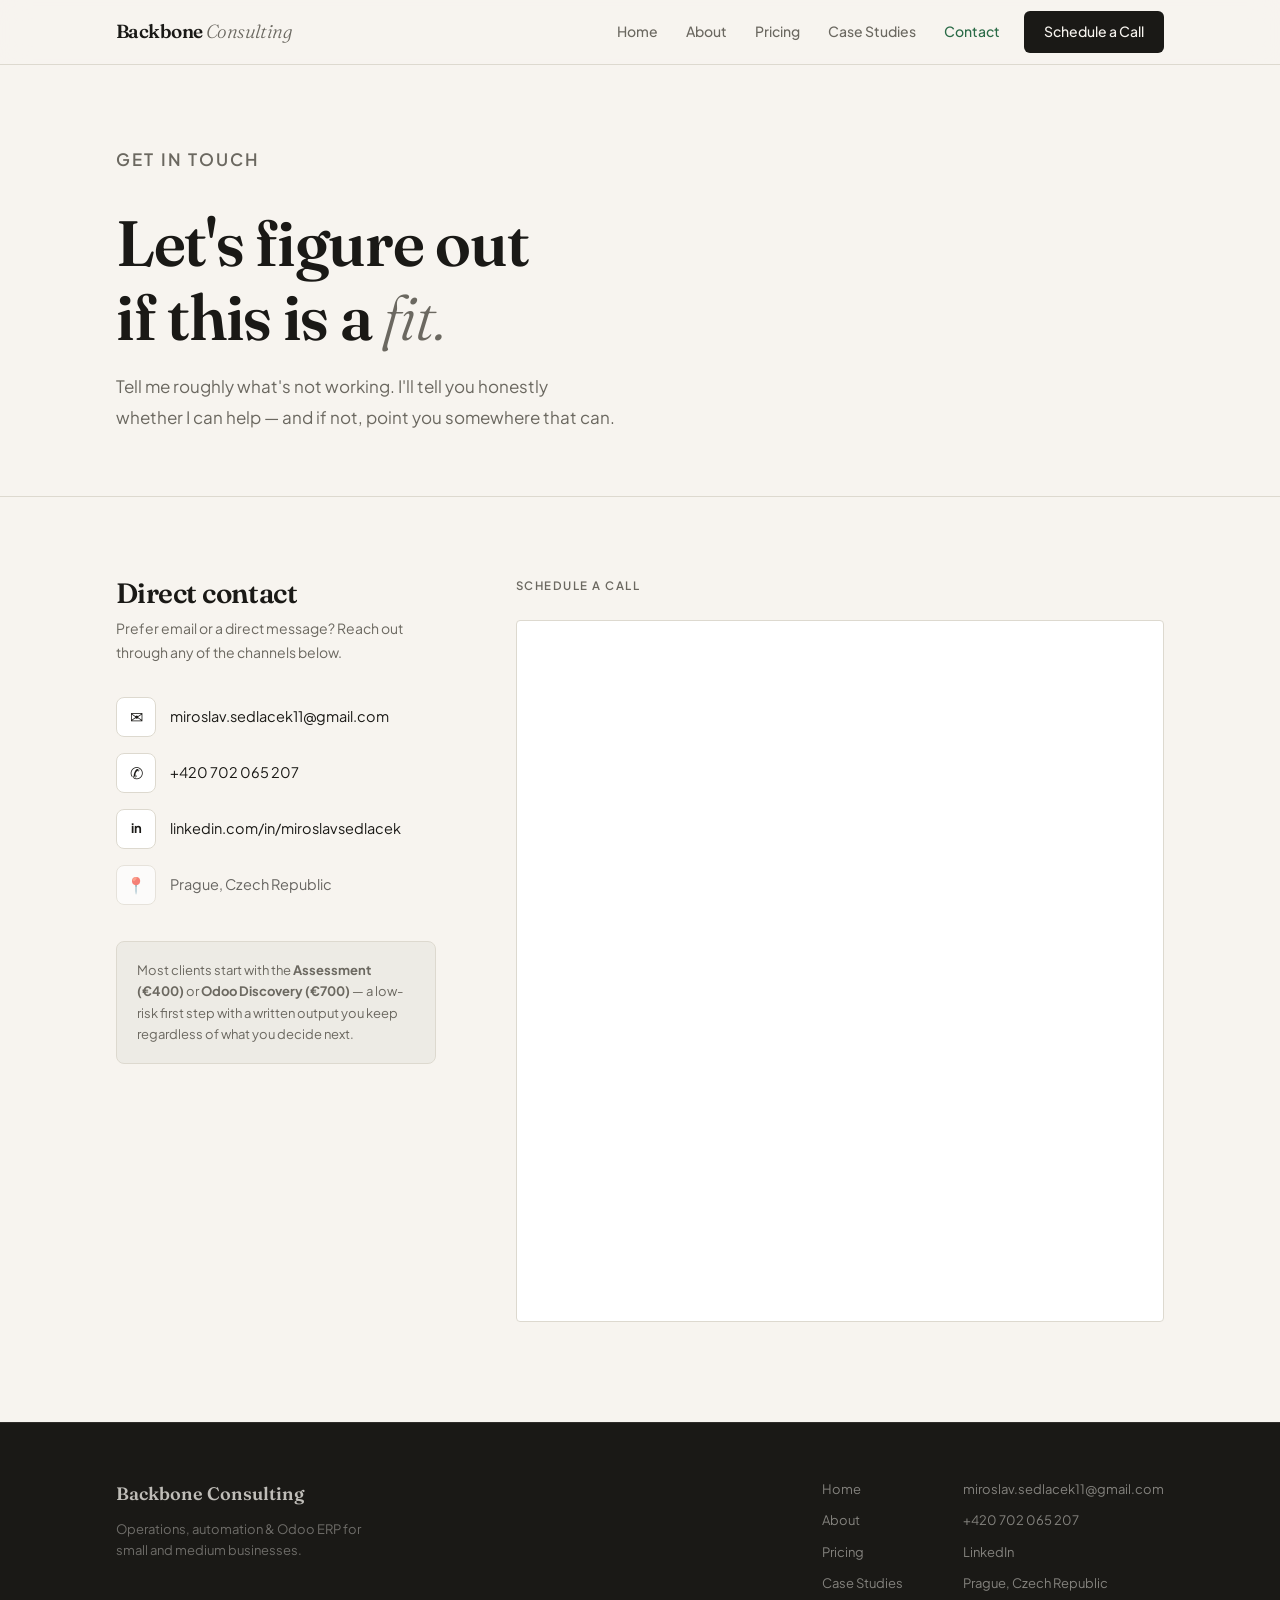
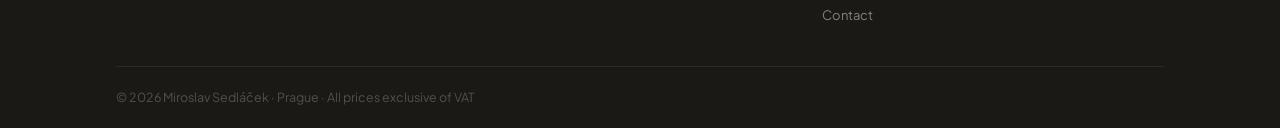
<file: contact.html>
<!DOCTYPE html>
<html lang="en">
<head>
  <meta charset="UTF-8">
  <meta name="viewport" content="width=device-width, initial-scale=1.0">
  <title>Contact — Backbone Consulting</title>
  <meta name="description" content="Schedule a call with Miroslav Sedláček to discuss your operations or Odoo ERP needs. Prague-based, working internationally.">

  <link rel="preconnect" href="https://fonts.googleapis.com">
  <link rel="preconnect" href="https://fonts.gstatic.com" crossorigin>
  <link href="https://fonts.googleapis.com/css2?family=Fraunces:ital,opsz,wght@0,9..144,300;0,9..144,400;0,9..144,600;0,9..144,700;1,9..144,300;1,9..144,400&family=Plus+Jakarta+Sans:wght@300;400;500;600&display=swap" rel="stylesheet">

  <link rel="stylesheet" href="css/main.css">
  <link rel="stylesheet" href="css/contact.css">
</head>
<body>

<div id="nav-placeholder"></div>


<!-- ══ PAGE HERO ══ -->
<header class="contact-page-hero">
  <div class="container">
    <p class="eyebrow">Get in touch</p>
    <h1>Let's figure out<br>if this is a <em>fit.</em></h1>
    <p>Tell me roughly what's not working. I'll tell you honestly whether I can help — and if not, point you somewhere that can.</p>
  </div>
</header>


<!-- ══ CONTACT MAIN ══ -->
<section class="contact-main-section">
  <div class="container">
    <div class="contact-layout">

      <!-- Left: contact details -->
      <div class="contact-details">
        <h2>Direct contact</h2>
        <p>Prefer email or a direct message? Reach out through any of the channels below.</p>

        <div class="contact-links">
          <a href="mailto:miroslav.sedlacek11@gmail.com" class="clink">
            <div class="cicon">✉</div>
            miroslav.sedlacek11@gmail.com
          </a>
          <a href="tel:+420702065207" class="clink">
            <div class="cicon">✆</div>
            +420 702 065 207
          </a>
          <a href="https://linkedin.com/in/miroslavsedlacek" target="_blank" rel="noopener" class="clink">
            <div class="cicon" style="font-size:13px; font-weight:700; letter-spacing:0;">in</div>
            linkedin.com/in/miroslavsedlacek
          </a>
          <div class="clink" style="cursor:default; opacity:.65; pointer-events:none;">
            <div class="cicon">📍</div>
            Prague, Czech Republic
          </div>
        </div>

        <div class="contact-note">
          Most clients start with the <strong>Assessment (€400)</strong> or <strong>Odoo Discovery (€700)</strong> — a low-risk first step with a written output you keep regardless of what you decide next.
        </div>
      </div>

      <!-- Right: Calendly embed -->
      <div>
        <p class="section-label" style="margin-bottom: 24px;">Schedule a call</p>
        <div class="calendly-container">
          <!-- Calendly inline widget begin -->
          <div class="calendly-inline-widget" data-url="https://calendly.com/miroslav-sedlacek11/30min" style="min-width:320px;height:700px;"></div>
          <script type="text/javascript" src="https://assets.calendly.com/assets/external/widget.js" async></script>
          <!-- Calendly inline widget end -->
        </div>
      </div>

    </div>
  </div>
</section>


<div id="footer-placeholder"></div>
<script src="js/nav.js" defer></script>
<script src="js/main.js" defer></script>
</body>
</html>
</file>
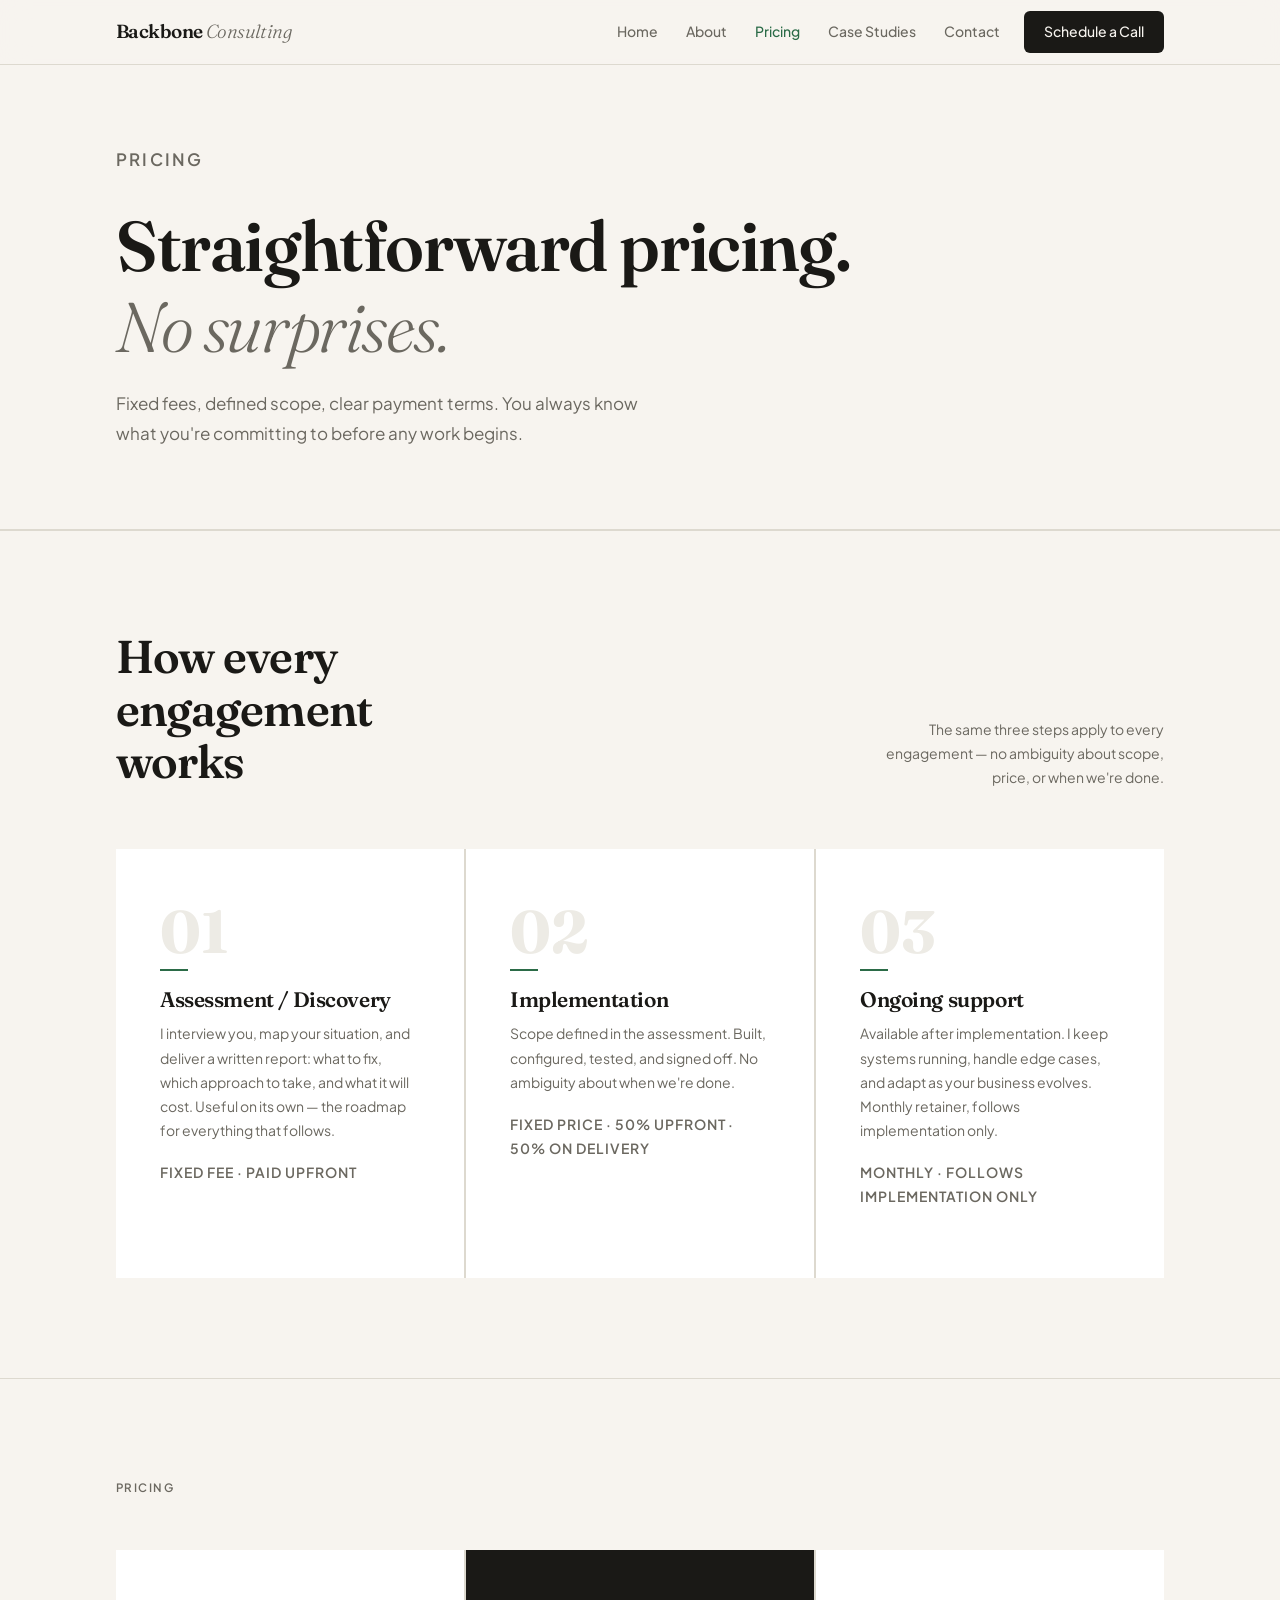
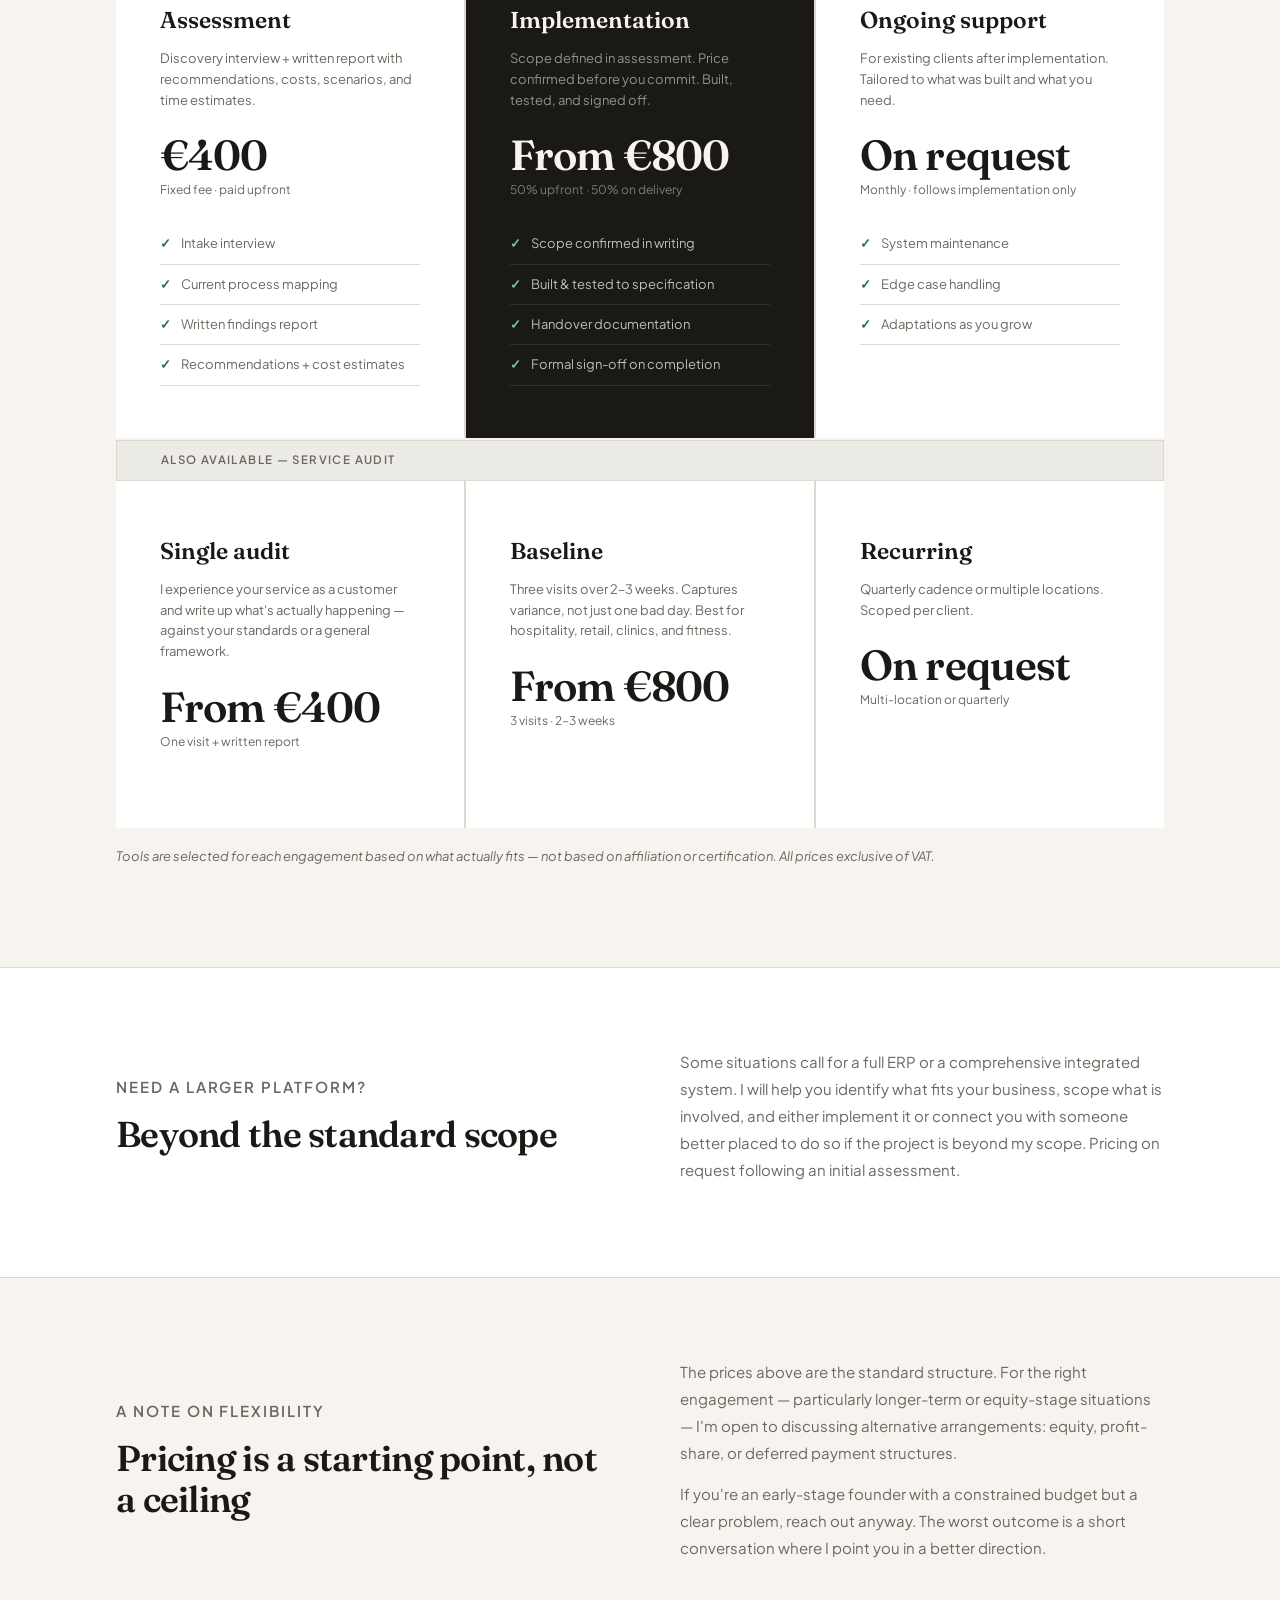
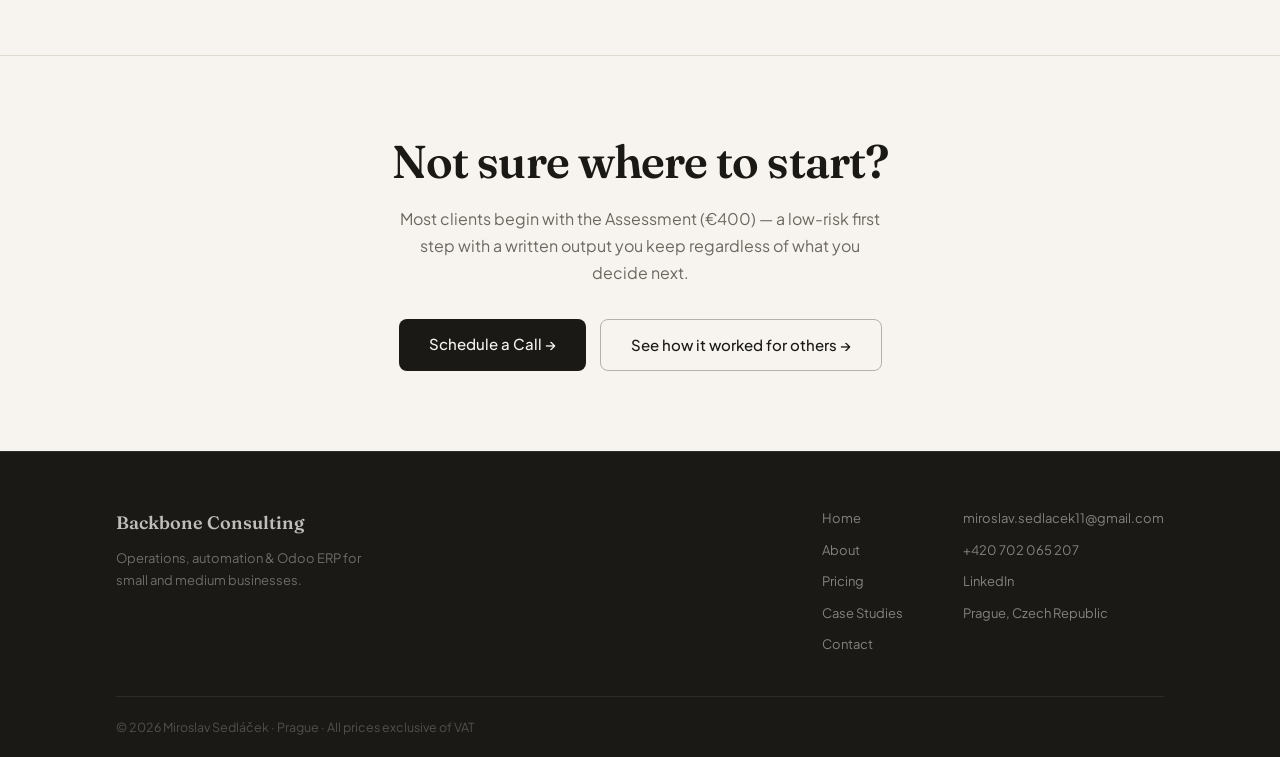
<file: pricing.html>
<!DOCTYPE html>
<html lang="en">
<head>
  <meta charset="UTF-8">
  <meta name="viewport" content="width=device-width, initial-scale=1.0">
  <title>Pricing — Backbone Consulting</title>
  <meta name="description" content="Fixed, transparent pricing with defined scope and payment terms. Assessment from €400. No surprises.">

  <link rel="preconnect" href="https://fonts.googleapis.com">
  <link rel="preconnect" href="https://fonts.gstatic.com" crossorigin>
  <link href="https://fonts.googleapis.com/css2?family=Fraunces:ital,opsz,wght@0,9..144,300;0,9..144,400;0,9..144,600;0,9..144,700;1,9..144,300;1,9..144,400&family=Plus+Jakarta+Sans:wght@300;400;500;600&display=swap" rel="stylesheet">

  <link rel="stylesheet" href="css/main.css">
  <link rel="stylesheet" href="css/pricing.css">
</head>
<body>

<div id="nav-placeholder"></div>


<!-- ══ PAGE HERO ══ -->
<header class="pricing-page-hero">
  <div class="container">
    <p class="eyebrow">Pricing</p>
    <h1>Straightforward pricing.<br><em>No surprises.</em></h1>
    <p>Fixed fees, defined scope, clear payment terms. You always know what you're committing to before any work begins.</p>
  </div>
</header>


<!-- ══ HOW IT WORKS ══ -->
<section class="how-section">
  <div class="container">
    <div class="how-header">
      <h2>How every engagement works</h2>
      <p>The same three steps apply to every engagement — no ambiguity about scope, price, or when we're done.</p>
    </div>
    <div class="grid-line steps-grid">
      <div class="cell step reveal">
        <div class="step-num">01</div>
        <h3>Assessment / Discovery</h3>
        <p>I interview you, map your situation, and deliver a written report: what to fix, which approach to take, and what it will cost. Useful on its own — the roadmap for everything that follows.</p>
        <p class="step-meta">Fixed fee · paid upfront</p>
      </div>
      <div class="cell step reveal">
        <div class="step-num">02</div>
        <h3>Implementation</h3>
        <p>Scope defined in the assessment. Built, configured, tested, and signed off. No ambiguity about when we're done.</p>
        <p class="step-meta">Fixed price · 50% upfront · 50% on delivery</p>
      </div>
      <div class="cell step reveal">
        <div class="step-num">03</div>
        <h3>Ongoing support</h3>
        <p>Available after implementation. I keep systems running, handle edge cases, and adapt as your business evolves. Monthly retainer, follows implementation only.</p>
        <p class="step-meta">Monthly · follows implementation only</p>
      </div>
    </div>
  </div>
</section>


<!-- ══ PRICING ══ -->
<section class="pricing-main-section">
  <div class="container">
    <p class="section-label">Pricing</p>

    <div class="grid-line auto-grid">
      <div class="cell reveal">
        <div class="price-card-name">Assessment</div>
        <div class="price-card-sub">Discovery interview + written report with recommendations, costs, scenarios, and time estimates.</div>
        <div class="price-big">€400</div>
        <div class="price-fine">Fixed fee · paid upfront</div>
        <ul class="incl-list">
          <li>Intake interview</li>
          <li>Current process mapping</li>
          <li>Written findings report</li>
          <li>Recommendations + cost estimates</li>
        </ul>
      </div>
      <div class="cell card-dark reveal">
        <div class="price-card-name">Implementation</div>
        <div class="price-card-sub">Scope defined in assessment. Price confirmed before you commit. Built, tested, and signed off.</div>
        <div class="price-big">From €800</div>
        <div class="price-fine">50% upfront · 50% on delivery</div>
        <ul class="incl-list">
          <li>Scope confirmed in writing</li>
          <li>Built &amp; tested to specification</li>
          <li>Handover documentation</li>
          <li>Formal sign-off on completion</li>
        </ul>
      </div>
      <div class="cell reveal">
        <div class="price-card-name">Ongoing support</div>
        <div class="price-card-sub">For existing clients after implementation. Tailored to what was built and what you need.</div>
        <div class="price-big">On request</div>
        <div class="price-fine">Monthly · follows implementation only</div>
        <ul class="incl-list">
          <li>System maintenance</li>
          <li>Edge case handling</li>
          <li>Adaptations as you grow</li>
        </ul>
      </div>
    </div>

    <div style="height:2px;"></div>
    <div class="strip">Also available — Service Audit</div>
    <div class="grid-line audit-grid">
      <div class="cell reveal">
        <div class="price-card-name">Single audit</div>
        <div class="price-card-sub">I experience your service as a customer and write up what's actually happening — against your standards or a general framework.</div>
        <div class="price-big">From €400</div>
        <div class="price-fine">One visit + written report</div>
      </div>
      <div class="cell reveal">
        <div class="price-card-name">Baseline</div>
        <div class="price-card-sub">Three visits over 2–3 weeks. Captures variance, not just one bad day. Best for hospitality, retail, clinics, and fitness.</div>
        <div class="price-big">From €800</div>
        <div class="price-fine">3 visits · 2–3 weeks</div>
      </div>
      <div class="cell reveal">
        <div class="price-card-name">Recurring</div>
        <div class="price-card-sub">Quarterly cadence or multiple locations. Scoped per client.</div>
        <div class="price-big">On request</div>
        <div class="price-fine">Multi-location or quarterly</div>
      </div>
    </div>

    <p class="audit-foot">Tools are selected for each engagement based on what actually fits — not based on affiliation or certification. All prices exclusive of VAT.</p>

  </div>
</section>


<!-- ══ LARGER PLATFORM NOTE ══ -->
<section class="pricing-note-section">
  <div class="container">
    <div class="pricing-note-inner">
      <div>
        <p class="section-label">Need a larger platform?</p>
        <h2>Beyond the standard scope</h2>
      </div>
      <div class="reveal">
        <p>Some situations call for a full ERP or a comprehensive integrated system. I will help you identify what fits your business, scope what is involved, and either implement it or connect you with someone better placed to do so if the project is beyond my scope. Pricing on request following an initial assessment.</p>
      </div>
    </div>
  </div>
</section>


<!-- ══ FLEXIBILITY NOTE ══ -->
<section class="pricing-note-section" style="border-top: 1px solid var(--border); background: var(--bg);">
  <div class="container">
    <div class="pricing-note-inner">
      <div>
        <p class="section-label">A note on flexibility</p>
        <h2>Pricing is a starting point, not a ceiling</h2>
      </div>
      <div class="reveal">
        <p>The prices above are the standard structure. For the right engagement — particularly longer-term or equity-stage situations — I'm open to discussing alternative arrangements: equity, profit-share, or deferred payment structures.</p>
        <p>If you're an early-stage founder with a constrained budget but a clear problem, reach out anyway. The worst outcome is a short conversation where I point you in a better direction.</p>
      </div>
    </div>
  </div>
</section>


<!-- ══ CTA ══ -->
<section class="pricing-cta-section">
  <div class="container">
    <h2>Not sure where to start?</h2>
    <p>Most clients begin with the Assessment (€400) — a low-risk first step with a written output you keep regardless of what you decide next.</p>
    <div class="pricing-cta-btns">
      <a href="contact.html" class="btn btn-dark">Schedule a Call →</a>
      <a href="case-studies.html" class="btn btn-outline">See how it worked for others →</a>
    </div>
  </div>
</section>


<div id="footer-placeholder"></div>
<script src="js/nav.js" defer></script>
<script src="js/main.js" defer></script>
</body>
</html>
</file>
<file: css/main.css>
/* ============================================================
   MAIN.CSS — Backbone Consulting
   Shared: variables, reset, typography, nav, footer, buttons
   ============================================================ */

/* ── VARIABLES ── */
:root {
  --bg:            #F7F4EF;
  --surface:       #FFFFFF;
  --surface-alt:   #EDEBE5;
  --text:          #1A1916;
  --text-muted:    #6B6860;
  --accent:        #2B6B47;
  --accent-dark:   #1E4E33;
  --accent-light:  #EBF4EF;
  --border:        #DDD9CF;
  --border-strong: #B5B1A8;
  --nav-height:    64px;
}

/* ── RESET ── */
*, *::before, *::after { box-sizing: border-box; margin: 0; padding: 0; }
html { scroll-behavior: smooth; }

/* ── BODY ── */
body {
  font-family: 'Plus Jakarta Sans', sans-serif;
  background: var(--bg);
  color: var(--text);
  font-size: 16px;
  line-height: 1.65;
  -webkit-font-smoothing: antialiased;
}

/* ── HEADINGS ── */
h1, h2, h3, h4 {
  font-family: 'Fraunces', Georgia, serif;
  font-weight: 600;
  line-height: 1.15;
  letter-spacing: -0.02em;
}

a { color: inherit; text-decoration: none; }

/* ── CONTAINER ── */
.container {
  max-width: 1120px;
  margin: 0 auto;
  padding: 0 36px;
}

/* ── LABELS ── */
.eyebrow {
  font-size: 11.5px;
  font-weight: 600;
  letter-spacing: .13em;
  text-transform: uppercase;
  color: var(--accent);
  margin-bottom: 32px;
}

.section-label {
  font-size: 11.5px;
  font-weight: 600;
  letter-spacing: .13em;
  text-transform: uppercase;
  color: var(--text-muted);
  margin-bottom: 52px;
}

/* ── SECTION ── */
.section {
  padding: 100px 0;
  border-top: 1px solid var(--border);
}

.hero-rule {
  width: 72px; height: 2px;
  background: var(--accent);
  margin-bottom: 28px;
}

/* ── GRID UTILITIES ── */
.grid-line {
  display: grid;
  gap: 2px;
  background: var(--border);
}

.cell {
  background: var(--surface);
  padding: 52px 44px;
}

/* ── BUTTONS ── */
.btn {
  display: inline-block;
  padding: 13px 30px;
  border-radius: 8px;
  font-size: 15px;
  font-weight: 500;
  transition: transform .15s, background .18s, border-color .18s, color .18s;
  cursor: pointer;
}
.btn:hover { transform: translateY(-1px); }

.btn-dark {
  background: var(--text);
  color: var(--bg);
}
.btn-dark:hover { background: var(--accent); color: #fff; }

.btn-outline {
  border: 1px solid var(--border-strong);
  color: var(--text);
}
.btn-outline:hover { border-color: var(--accent); color: var(--accent); }

.btn-green {
  display: inline-block;
  background: var(--accent);
  color: #fff;
  padding: 13px 30px;
  text-align: center;
  border-radius: 8px;
  font-size: 15px;
  font-weight: 500;
  transition: background .18s, transform .15s;
}
.btn-green:hover { background: #2D8055; transform: translateY(-1px); }

/* ── BADGE ── */
.service-badge {
  display: inline-block;
  font-size: 11px;
  font-weight: 600;
  letter-spacing: .1em;
  text-transform: uppercase;
  color: var(--accent);
  background: var(--accent-light);
  padding: 4px 12px;
  border-radius: 4px;
  margin-bottom: 22px;
}

/* ── CHIPS ── */
.chip {
  font-size: 12px;
  padding: 4px 12px;
  background: var(--surface-alt);
  border-radius: 4px;
  color: var(--text-muted);
}

.cert-chip {
  font-size: 12px;
  font-weight: 500;
  padding: 5px 13px;
  background: var(--surface);
  border: 1px solid var(--border);
  border-radius: 4px;
  color: var(--text-muted);
}

/* ── REVEAL ANIMATION ── */
.reveal {
  opacity: 0;
  transform: translateY(22px);
  transition: opacity .55s ease, transform .55s ease;
}
.reveal.visible {
  opacity: 1;
  transform: translateY(0);
}

/* ── NAV ── */
.site-nav {
  position: fixed;
  top: 0; left: 0; right: 0;
  z-index: 200;
  background: rgba(247, 244, 239, 0.92);
  backdrop-filter: blur(14px);
  -webkit-backdrop-filter: blur(14px);
  border-bottom: 1px solid var(--border);
}

.nav-inner {
  display: flex;
  align-items: center;
  justify-content: space-between;
  height: var(--nav-height);
  gap: 24px;
}

.nav-logo {
  font-family: 'Fraunces', serif;
  font-size: 19px;
  font-weight: 600;
  letter-spacing: -0.03em;
  flex-shrink: 0;
}
.nav-logo em {
  font-style: italic;
  font-weight: 300;
  color: var(--text-muted);
}

.nav-links {
  display: flex;
  align-items: center;
  gap: 4px;
  list-style: none;
  margin-left: auto;
}

.nav-links li a {
  font-size: 14px;
  font-weight: 500;
  color: var(--text-muted);
  padding: 6px 12px;
  border-radius: 6px;
  transition: color .18s, background .18s;
  display: block;
}
.nav-links li a:hover { color: var(--text); background: var(--surface-alt); }
.nav-links li a.active { color: var(--accent); }

/* CTA item in nav */
.nav-cta-item {
  margin-left: 8px;
}
.nav-cta-item a {
  background: var(--text) !important;
  color: var(--bg) !important;
  padding: 9px 20px !important;
  border-radius: 7px;
  font-weight: 500 !important;
  transition: background .18s !important;
}
.nav-cta-item a:hover {
  background: var(--accent) !important;
  color: #fff !important;
}

/* Hamburger button */
.nav-hamburger {
  display: none;
  flex-direction: column;
  justify-content: space-between;
  width: 28px;
  height: 18px;
  background: none;
  border: none;
  cursor: pointer;
  padding: 0;
  flex-shrink: 0;
}
.nav-hamburger span {
  display: block;
  width: 100%;
  height: 2px;
  background: var(--text);
  border-radius: 2px;
  transition: transform .22s ease, opacity .22s ease;
}
.nav-hamburger.open span:nth-child(1) { transform: translateY(8px) rotate(45deg); }
.nav-hamburger.open span:nth-child(2) { opacity: 0; transform: scaleX(0); }
.nav-hamburger.open span:nth-child(3) { transform: translateY(-8px) rotate(-45deg); }

/* ── FOOTER ── */
.site-footer {
  background: var(--text);
  border-top: 1px solid rgba(247, 244, 239, .09);
}

.footer-inner {
  display: grid;
  grid-template-columns: 1fr auto auto;
  gap: 60px;
  padding: 56px 0 40px;
  align-items: start;
}

.footer-logo {
  font-family: 'Fraunces', serif;
  font-size: 18px;
  font-weight: 600;
  color: rgba(247, 244, 239, .75);
  margin-bottom: 10px;
}

.footer-tagline {
  font-size: 13px;
  color: rgba(247, 244, 239, .38);
  line-height: 1.65;
  max-width: 260px;
}

.footer-nav {
  display: flex;
  flex-direction: column;
  gap: 10px;
}
.footer-nav a {
  font-size: 13px;
  color: rgba(247, 244, 239, .48);
  transition: color .18s;
}
.footer-nav a:hover { color: rgba(247, 244, 239, .85); }

.footer-contact {
  display: flex;
  flex-direction: column;
  gap: 10px;
}
.footer-contact a,
.footer-contact span {
  font-size: 13px;
  color: rgba(247, 244, 239, .48);
  transition: color .18s;
}
.footer-contact a:hover { color: rgba(247, 244, 239, .85); }
.footer-location { cursor: default; }

.footer-bottom {
  border-top: 1px solid rgba(247, 244, 239, .08);
  padding: 20px 0;
}
.footer-note {
  font-size: 12.5px;
  color: rgba(247, 244, 239, .25);
}

/* ── RESPONSIVE — NAV MOBILE ── */
@media (max-width: 768px) {
  .nav-hamburger { display: flex; }

  .nav-links {
    display: none;
    position: absolute;
    top: var(--nav-height);
    left: 0; right: 0;
    background: var(--bg);
    border-bottom: 1px solid var(--border);
    padding: 16px 20px 24px;
    flex-direction: column;
    align-items: stretch;
    gap: 2px;
    box-shadow: 0 8px 24px rgba(0,0,0,.07);
  }
  .nav-links.open { display: flex; }

  .nav-links li a {
    padding: 12px 14px;
    font-size: 15px;
    border-radius: 6px;
  }

  .nav-cta-item { margin-left: 0; margin-top: 8px; }
  .nav-cta-item a {
    display: block !important;
    text-align: center;
    padding: 13px 20px !important;
    border-radius: 8px !important;
  }
}

/* ── RESPONSIVE — FOOTER MOBILE ── */
@media (max-width: 768px) {
  .footer-inner {
    grid-template-columns: 1fr;
    gap: 36px;
    padding: 44px 0 32px;
  }
  .footer-nav, .footer-contact { flex-direction: row; flex-wrap: wrap; gap: 12px 24px; }
}

/* ── RESPONSIVE — CONTAINER ── */
@media (max-width: 600px) {
  .container { padding: 0 20px; }
  .section { padding: 72px 0; }
  .cell { padding: 36px 24px; }
}
</file>
<file: css/home.css>
/* ============================================================
   HOME.CSS — Landing page (index.html) specific styles
   ============================================================ */

/* ── HERO ── */
.hero {
  min-height: 100vh;
  min-height: 100svh;
  display: flex;
  align-items: center;
  padding: calc(var(--nav-height) + 40px) 0 80px;
  background: var(--bg);
}

.hero h1 {
  font-size: clamp(42px, 6.5vw, 84px);
  max-width: 860px;
  margin-bottom: 20px;
  line-height: 1.08;
}
.hero h1 em {
  font-style: italic;
  font-weight: 300;
  color: var(--text-muted);
}

.hero-sub {
  font-size: 17.5px;
  color: var(--text-muted);
  max-width: 560px;
  line-height: 1.75;
  margin-bottom: 48px;
}

.hero-actions {
  display: flex;
  gap: 14px;
  flex-wrap: wrap;
}

/* ── SNIPPET BASE ── */
/* Shared by all full-height sections on the landing page */
.snippet {
  min-height: 100vh;
  min-height: 100svh;
  display: flex;
  align-items: center;
  padding: 80px 0;
  border-top: 1px solid var(--border);
}

.snippet-heading {
  font-size: clamp(32px, 4vw, 52px);
  margin-bottom: 18px;
}
.snippet-heading em {
  font-style: italic;
  font-weight: 300;
  color: var(--text-muted);
}

.snippet-ctas {
  display: flex;
  gap: 14px;
  flex-wrap: wrap;
}

/* ── HOW IT WORKS (landing page) ── */
.how-home-section {
  background: var(--surface-alt);
}

.how-home-header {
  margin-bottom: 52px;
}

.how-home-header .section-label {
  margin-bottom: 12px;
}

.how-home-header h2 {
  font-size: clamp(32px, 4vw, 52px);
}

.how-steps-home {
  display: grid;
  grid-template-columns: repeat(3, 1fr);
  gap: 2px;
  background: var(--border);
  margin-bottom: 40px;
}

.how-step-home {
  background: var(--surface-alt);
  padding: 44px 36px;
}

.how-step-num {
  font-family: 'Fraunces', serif;
  font-size: 52px;
  font-weight: 700;
  color: var(--border-strong);
  line-height: 1;
  margin-bottom: 20px;
  letter-spacing: -.03em;
}

.how-step-home h3 {
  font-size: 20px;
  margin-bottom: 12px;
}

.how-step-home p {
  font-size: 14px;
  color: var(--text-muted);
  line-height: 1.78;
}

.how-closing {
  text-align: center;
  font-size: 14px;
  color: var(--text-muted);
  line-height: 1.7;
}

.how-closing a {
  color: var(--accent);
  font-weight: 500;
  text-decoration: underline;
  text-underline-offset: 3px;
  transition: color .18s;
}
.how-closing a:hover { color: var(--accent-dark); }

/* ── CASE STUDIES CAROUSEL ── */
.carousel-section {
  background: var(--surface);
  flex-direction: column;
  justify-content: center;
  gap: 0;
}

.carousel-section-header {
  width: 100%;
  margin-bottom: 52px;
  display: flex;
  justify-content: space-between;
  align-items: flex-end;
}

.carousel-section-header .section-label {
  margin-bottom: 0;
}

.carousel-section h2 {
  font-size: clamp(30px, 4vw, 50px);
  max-width: 480px;
}
.carousel-section h2 em {
  font-style: italic;
  font-weight: 300;
  color: var(--text-muted);
}

.swiper-outer {
  width: 100%;
  max-width: 820px;
  margin: 0 auto;
  position: relative;
  padding-bottom: 56px; /* room for pagination dots */
}

/* ── TESTIMONIAL CARD ── */
.testimonial-card {
  background: var(--surface);
  border: 1px solid var(--border);
  padding: 52px 56px;
  border-radius: 4px;
}

.testimonial-header {
  display: flex;
  align-items: center;
  gap: 18px;
  margin-bottom: 32px;
}

.testimonial-avatar {
  width: 60px;
  height: 60px;
  border-radius: 50%;
  flex-shrink: 0;
  object-fit: cover;
  display: block;
}

.testimonial-name {
  font-family: 'Fraunces', serif;
  font-size: 19px;
  font-weight: 600;
  margin-bottom: 3px;
}

.testimonial-role {
  font-size: 13px;
  color: var(--text-muted);
}

.testimonial-quote {
  font-family: 'Fraunces', serif;
  font-size: 20px;
  font-style: italic;
  line-height: 1.55;
  color: var(--text);
  margin-bottom: 36px;
  quotes: none;
}

.testimonial-stats {
  display: grid;
  grid-template-columns: repeat(2, 1fr);
  gap: 2px;
  background: var(--border);
  margin-bottom: 32px;
}

.testimonial-stat {
  background: var(--surface-alt);
  padding: 18px 22px;
}

.testimonial-stat-lbl {
  font-size: 12px;
  color: var(--text-muted);
  margin-bottom: 6px;
}

.testimonial-stat-num {
  font-family: 'Fraunces', serif;
  font-size: 34px;
  font-weight: 600;
  color: var(--accent);
  line-height: 1;
}

.testimonial-link {
  display: inline-flex;
  align-items: center;
  gap: 6px;
  font-size: 14px;
  font-weight: 500;
  color: var(--accent);
  transition: gap .18s;
}
.testimonial-link:hover { gap: 10px; }

/* Placeholder card */
.placeholder-card { background: var(--surface-alt); border-color: var(--border); }
.placeholder-card .testimonial-quote { color: var(--text-muted); }
.placeholder-card .testimonial-link { display: none; }
.placeholder-card .testimonial-stat-num { color: var(--border-strong); }

/* Swiper overrides */
.testimonial-swiper {
  overflow: hidden;
}

.swiper-button-prev,
.swiper-button-next {
  color: var(--text);
  --swiper-navigation-size: 20px;
  width: 44px;
  height: 44px;
  background: var(--surface);
  border: 1px solid var(--border);
  border-radius: 50%;
  transition: border-color .18s, color .18s;
}
.swiper-button-prev:hover,
.swiper-button-next:hover {
  color: var(--accent);
  border-color: var(--accent);
}
.swiper-button-prev::after,
.swiper-button-next::after {
  font-size: 14px;
  font-weight: 700;
}

.swiper-pagination-bullet {
  background: var(--border-strong);
  opacity: 1;
  width: 7px;
  height: 7px;
}
.swiper-pagination-bullet-active {
  background: var(--accent);
  width: 20px;
  border-radius: 4px;
  transition: width .25s;
}

.carousel-cta-below {
  text-align: center;
  margin-top: 32px;
}

/* ── RESPONSIVE ── */
@media (max-width: 960px) {
  .how-steps-home { grid-template-columns: 1fr; }
  .carousel-section-header { flex-direction: column; align-items: flex-start; gap: 16px; }
}

@media (max-width: 768px) {
  .swiper-outer { max-width: 100%; }
  .testimonial-card { padding: 36px 28px; }
  .swiper-button-prev,
  .swiper-button-next { display: none; }
}

@media (max-width: 600px) {
  .snippet { padding: 64px 0; }
  .hero { padding: calc(var(--nav-height) + 24px) 0 64px; }
  .how-step-home { padding: 32px 24px; }
  .testimonial-stats { grid-template-columns: 1fr 1fr; }
  .testimonial-stat-num { font-size: 28px; }
}
</file>
<file: css/about.css>
/* ============================================================
   ABOUT.CSS — about.html specific styles
   ============================================================ */

/* ── WHY SECTION (opens the about page, comes before the bio) ── */
.why-section {
  padding: calc(var(--nav-height) + 80px) 0 100px;
  background: var(--surface);
  border-bottom: 1px solid var(--border);
}

.why-inner {
  max-width: 760px;
}

.why-inner .eyebrow {
  margin-bottom: 24px;
}

.why-inner > h2 {
  font-size: clamp(36px, 5vw, 60px);
  margin-bottom: 52px;
  max-width: 520px;
}

.why-body p {
  font-size: 16px;
  color: var(--text-muted);
  line-height: 1.88;
  margin-bottom: 22px;
}

.why-subheading {
  font-family: 'Fraunces', serif;
  font-size: 28px;
  font-weight: 600;
  letter-spacing: -0.02em;
  color: var(--text);
  margin-top: 52px;
  margin-bottom: 22px;
  line-height: 1.2;
}

.why-closing {
  font-size: 15.5px;
  color: var(--text-muted);
  margin-top: 36px;
  line-height: 1.7;
  font-style: italic;
}

/* ── PAGE HEADER ── */
/* Note: .page-hero is no longer the first section on about.html
   (the why-section precedes it), so nav-height offset is removed. */
.page-hero {
  padding: 80px 0;
  border-bottom: 1px solid var(--border);
}

.page-hero h1 {
  font-size: clamp(40px, 5.5vw, 72px);
  max-width: 760px;
  margin-bottom: 20px;
}
.page-hero h1 em {
  font-style: italic;
  font-weight: 300;
  color: var(--text-muted);
}

.page-hero-sub {
  font-size: 17px;
  color: var(--text-muted);
  max-width: 540px;
  line-height: 1.78;
}

/* ── BIO SECTION ── */
.about-bio-section {
  padding: 100px 0;
  border-top: 1px solid var(--border);
}

.about-bio-inner {
  display: grid;
  grid-template-columns: 1fr 1fr;
  gap: 80px;
  align-items: start;
}

.about-bio-inner h2 { font-size: 46px; margin-bottom: 22px; }

.about-bio-inner p {
  font-size: 15px;
  color: var(--text-muted);
  line-height: 1.8;
  margin-bottom: 14px;
}

.about-photo {
  width: 100%;
  aspect-ratio: 4/5;
  object-fit: cover;
  object-position: center top;
  border-radius: 4px;
  border: 1px solid var(--border);
  display: block;
}

/* ── ROLE CARDS ── */
.roles {
  display: flex;
  flex-direction: column;
  gap: 12px;
  margin-top: 28px;
}

.role {
  display: flex;
  gap: 14px;
  background: var(--surface);
  border: 1px solid var(--border);
  border-radius: 8px;
  padding: 14px 18px;
}

.role-dot {
  width: 8px; height: 8px;
  border-radius: 50%;
  background: var(--accent);
  flex-shrink: 0;
  margin-top: 5px;
}

.role-name { font-size: 14px; font-weight: 600; margin-bottom: 2px; }
.role-desc { font-size: 13px; color: var(--text-muted); }

/* ── CERTS ── */
.about-certs {
  display: flex;
  flex-wrap: wrap;
  gap: 8px;
  margin-top: 24px;
}

/* ── SERVICES OVERVIEW ── */
.services-section {
  padding: 100px 0;
  border-top: 1px solid var(--border);
  background: var(--surface);
}

.services-grid-2col {
  display: grid;
  grid-template-columns: 1fr 1fr;
  gap: 2px;
  background: var(--border);
}

.service-card-full {
  background: var(--surface);
  padding: 52px 44px;
}

.service-card-full h3 {
  font-size: 30px;
  margin-bottom: 14px;
}

.service-card-full > p {
  color: var(--text-muted);
  font-size: 15px;
  line-height: 1.72;
  margin-bottom: 28px;
}

.problem-list {
  list-style: none;
  margin-bottom: 32px;
}

.problem-list li {
  font-size: 14px;
  color: var(--text-muted);
  padding: 10px 0;
  border-bottom: 1px solid var(--border);
  display: flex;
  gap: 12px;
}
.problem-list li::before {
  content: '→';
  color: var(--accent);
  flex-shrink: 0;
}

.service-from {
  font-size: 15px;
  font-weight: 500;
}
.service-from strong { color: var(--accent); }

/* ── PHILOSOPHY SECTION ── */
.philosophy-section {
  padding: 100px 0;
  border-top: 1px solid var(--border);
}

.philosophy-inner {
  display: grid;
  grid-template-columns: 280px 1fr;
  gap: 80px;
  align-items: start;
}

.philosophy-label {
  position: sticky;
  top: calc(var(--nav-height) + 24px);
}

.philosophy-label h2 { font-size: 40px; }

.philosophy-body p {
  font-size: 16px;
  color: var(--text-muted);
  line-height: 1.82;
  margin-bottom: 20px;
}

.philosophy-body p:last-child { margin-bottom: 0; }

/* ── WHAT WE'RE NOT ── */
.not-section {
  padding: 100px 0;
  border-top: 1px solid var(--border);
  background: var(--surface-alt);
}

.not-grid {
  display: grid;
  grid-template-columns: repeat(3, 1fr);
  gap: 2px;
  background: var(--border);
  margin-top: 52px;
}

.not-card {
  background: var(--surface-alt);
  padding: 40px 36px;
}

.not-card-label {
  font-size: 10px;
  font-weight: 700;
  letter-spacing: .14em;
  text-transform: uppercase;
  color: var(--text-muted);
  margin-bottom: 14px;
  opacity: .6;
}

.not-card h3 {
  font-size: 22px;
  margin-bottom: 12px;
  color: var(--text-muted);
  text-decoration: line-through;
  text-decoration-color: var(--border-strong);
}

.not-card p {
  font-size: 14px;
  color: var(--text-muted);
  line-height: 1.7;
}

/* ── ABOUT CTA ── */
.about-cta-section {
  padding: 80px 0;
  border-top: 1px solid var(--border);
  text-align: center;
}

.about-cta-section h2 {
  font-size: clamp(28px, 4vw, 46px);
  margin-bottom: 16px;
}

.about-cta-section p {
  font-size: 16px;
  color: var(--text-muted);
  margin-bottom: 32px;
  line-height: 1.7;
}

/* ── RESPONSIVE ── */
@media (max-width: 960px) {
  .about-bio-inner { grid-template-columns: 1fr; gap: 48px; }
  .services-grid-2col { grid-template-columns: 1fr; }
  .philosophy-inner { grid-template-columns: 1fr; gap: 40px; }
  .philosophy-label { position: static; }
  .not-grid { grid-template-columns: 1fr; }
}

@media (max-width: 600px) {
  .about-bio-section,
  .services-section,
  .philosophy-section,
  .not-section { padding: 72px 0; }
  .service-card-full { padding: 36px 24px; }
}
</file>
<file: css/case-studies.css>
/* ============================================================
   CASE-STUDIES.CSS — case-studies.html specific styles
   ============================================================ */

/* ── PAGE HEADER ── */
.cs-page-hero {
  padding: calc(var(--nav-height) + 80px) 0 80px;
  border-bottom: 1px solid var(--border);
}

.cs-page-hero h1 {
  font-size: clamp(40px, 5.5vw, 72px);
  max-width: 760px;
  margin-bottom: 20px;
}
.cs-page-hero h1 em {
  font-style: italic;
  font-weight: 300;
  color: var(--text-muted);
}

.cs-page-hero p {
  font-size: 17px;
  color: var(--text-muted);
  max-width: 540px;
  line-height: 1.78;
}

/* ── CASE STUDY CARDS GRID ── */
.cs-list-section {
  padding: 80px 0;
}

.cs-grid {
  display: grid;
  grid-template-columns: repeat(3, 1fr);
  gap: 2px;
  background: var(--border);
}

/* ── INDIVIDUAL CASE STUDY CARD ── */
.cs-card {
  background: var(--surface);
  padding: 44px 40px;
  display: flex;
  flex-direction: column;
}

.cs-card-meta {
  display: flex;
  gap: 6px;
  flex-wrap: wrap;
  margin-bottom: 28px;
}

.cs-card-stats {
  display: flex;
  gap: 36px;
  margin-bottom: 28px;
  padding-bottom: 28px;
  border-bottom: 1px solid var(--border);
}

.cs-stat-num {
  font-family: 'Fraunces', serif;
  font-size: 46px;
  font-weight: 600;
  color: var(--accent);
  line-height: 1;
}
.cs-stat-lbl {
  font-size: 12px;
  color: var(--text-muted);
  margin-top: 4px;
  line-height: 1.4;
}

.cs-card h3 {
  font-size: 24px;
  margin-bottom: 10px;
}

.cs-card-industry {
  font-size: 11px;
  font-weight: 600;
  letter-spacing: .1em;
  text-transform: uppercase;
  color: var(--text-muted);
  margin-bottom: 18px;
}

.cs-card p {
  font-size: 14px;
  color: var(--text-muted);
  line-height: 1.75;
  margin-bottom: 14px;
  flex: 1;
}

.cs-card-link {
  display: inline-flex;
  align-items: center;
  gap: 6px;
  font-size: 13.5px;
  font-weight: 500;
  color: var(--accent);
  margin-top: auto;
  padding-top: 20px;
  border-top: 1px solid var(--border);
  transition: gap .18s;
}
.cs-card-link:hover { gap: 10px; }

/* ── PLACEHOLDER CARD ── */
.cs-card-placeholder {
  background: var(--surface-alt);
  border: 2px dashed var(--border-strong) !important;
  padding: 44px 40px;
  display: flex;
  flex-direction: column;
  align-items: center;
  justify-content: center;
  text-align: center;
  min-height: 360px;
}

.placeholder-label {
  display: inline-block;
  font-size: 10px;
  font-weight: 700;
  letter-spacing: .14em;
  text-transform: uppercase;
  background: var(--border);
  color: var(--text-muted);
  padding: 4px 12px;
  border-radius: 4px;
  margin-bottom: 16px;
}

.cs-card-placeholder h3 {
  font-size: 20px;
  color: var(--border-strong);
  margin-bottom: 10px;
}

.cs-card-placeholder p {
  font-size: 13px;
  color: var(--text-muted);
  line-height: 1.6;
  opacity: .7;
}

/* ── FULL CASE STUDY DETAIL ── */
.cs-detail-section {
  padding: 100px 0;
  border-top: 1px solid var(--border);
}

.cs-detail-inner {
  display: grid;
  grid-template-columns: 280px 1fr;
  gap: 80px;
  align-items: start;
}

.cs-meta { position: sticky; top: calc(var(--nav-height) + 24px); }

.cs-meta h2 { font-size: 34px; margin-bottom: 32px; }

.stat-num {
  font-family: 'Fraunces', serif;
  font-size: 54px; font-weight: 600;
  color: var(--accent); line-height: 1;
}
.stat-lbl { font-size: 13px; color: var(--text-muted); margin-bottom: 28px; }

.case-chips {
  display: flex;
  flex-wrap: wrap;
  gap: 7px;
  margin-top: 28px;
}

/* Case body */
.cs-body h3 { font-size: 24px; margin: 36px 0 10px; }
.cs-body h3:first-child { margin-top: 0; }
.cs-body p { font-size: 15px; color: var(--text-muted); line-height: 1.8; margin-bottom: 14px; }

.pullquote {
  border-left: 3px solid var(--accent);
  padding: 6px 22px;
  margin: 30px 0;
  font-family: 'Fraunces', serif;
  font-size: 20px; font-style: italic;
  color: var(--text); line-height: 1.5;
}

/* ── CASE STUDIES CTA ── */
.cs-cta-section {
  padding: 80px 0;
  border-top: 1px solid var(--border);
  text-align: center;
  background: var(--surface);
}

.cs-cta-section h2 { font-size: clamp(28px, 4vw, 46px); margin-bottom: 16px; }
.cs-cta-section p { font-size: 16px; color: var(--text-muted); margin-bottom: 32px; line-height: 1.7; }

/* ── RESPONSIVE ── */
@media (max-width: 960px) {
  .cs-grid { grid-template-columns: repeat(2, 1fr); }
  .cs-detail-inner { grid-template-columns: 1fr; gap: 48px; }
  .cs-meta { position: static; }
}

@media (max-width: 600px) {
  .cs-list-section,
  .cs-detail-section,
  .cs-cta-section { padding: 64px 0; }
  .cs-grid { grid-template-columns: 1fr; }
  .cs-card { padding: 36px 24px; }
  .cs-card-placeholder { padding: 36px 24px; min-height: 280px; }
  .cs-detail-inner { gap: 36px; }
  .cs-card-stats { gap: 24px; }
  .cs-stat-num { font-size: 36px; }
}
</file>
<file: css/contact.css>
/* ============================================================
   CONTACT.CSS — contact.html specific styles
   ============================================================ */

/* ── PAGE HEADER ── */
.contact-page-hero {
  padding: calc(var(--nav-height) + 80px) 0 64px;
  border-bottom: 1px solid var(--border);
}

.contact-page-hero h1 {
  font-size: clamp(36px, 5vw, 64px);
  max-width: 680px;
  margin-bottom: 18px;
}
.contact-page-hero h1 em {
  font-style: italic;
  font-weight: 300;
  color: var(--text-muted);
}

.contact-page-hero p {
  font-size: 17px;
  color: var(--text-muted);
  max-width: 500px;
  line-height: 1.78;
}

/* ── CONTACT LAYOUT ── */
.contact-main-section {
  padding: 80px 0 100px;
}

.contact-layout {
  display: grid;
  grid-template-columns: 320px 1fr;
  gap: 80px;
  align-items: start;
}

/* Left: contact details */
.contact-details {
  position: sticky;
  top: calc(var(--nav-height) + 32px);
}

.contact-details h2 {
  font-size: 28px;
  margin-bottom: 8px;
}

.contact-details > p {
  font-size: 14px;
  color: var(--text-muted);
  line-height: 1.7;
  margin-bottom: 32px;
}

.contact-links {
  display: flex;
  flex-direction: column;
  gap: 16px;
  margin-bottom: 36px;
}

.clink {
  display: flex;
  gap: 14px;
  align-items: center;
  font-size: 14.5px;
  color: var(--text);
  transition: color .18s;
}
.clink:hover { color: var(--accent); }

.cicon {
  width: 40px; height: 40px;
  min-width: 40px;
  border: 1px solid var(--border);
  border-radius: 8px;
  display: flex;
  align-items: center;
  justify-content: center;
  font-size: 16px;
  background: var(--surface);
  transition: border-color .18s;
}
.clink:hover .cicon { border-color: var(--accent); }

.contact-note {
  font-size: 13px;
  color: var(--text-muted);
  line-height: 1.65;
  padding: 18px 20px;
  background: var(--surface-alt);
  border-radius: 8px;
  border: 1px solid var(--border);
}

/* Right: Calendly embed */
.calendly-container {
  max-width: 900px;
  width: 100%;
  background: var(--surface);
  border: 1px solid var(--border);
  border-radius: 4px;
  overflow: hidden;
}

/* ── RESPONSIVE ── */
@media (max-width: 960px) {
  .contact-layout {
    grid-template-columns: 1fr;
    gap: 52px;
  }
  .contact-details { position: static; }
  .calendly-container { max-width: 100%; }
}

@media (max-width: 600px) {
  .contact-main-section { padding: 60px 0 80px; }
  .contact-page-hero { padding-bottom: 48px; }
}
</file>
<file: css/pricing.css>
/* ============================================================
   PRICING.CSS — pricing.html specific styles
   ============================================================ */

/* ── PAGE HEADER ── */
.pricing-page-hero {
  padding: calc(var(--nav-height) + 80px) 0 80px;
  border-bottom: 1px solid var(--border);
}

.pricing-page-hero h1 {
  font-size: clamp(40px, 5.5vw, 72px);
  max-width: 760px;
  margin-bottom: 20px;
}
.pricing-page-hero h1 em {
  font-style: italic;
  font-weight: 300;
  color: var(--text-muted);
}

.pricing-page-hero p {
  font-size: 17px;
  color: var(--text-muted);
  max-width: 540px;
  line-height: 1.78;
}

/* ── HOW IT WORKS ── */
.how-section {
  padding: 100px 0;
  border-top: 1px solid var(--border);
}

.how-header {
  display: flex;
  justify-content: space-between;
  align-items: flex-end;
  margin-bottom: 60px;
  gap: 48px;
}
.how-header h2 { font-size: 46px; max-width: 380px; }
.how-header p {
  font-size: 14px;
  color: var(--text-muted);
  max-width: 300px;
  text-align: right;
  line-height: 1.7;
}

.steps-grid { grid-template-columns: repeat(3, 1fr); }

.step-num {
  font-family: 'Fraunces', serif;
  font-size: 60px;
  font-weight: 700;
  color: var(--surface-alt);
  line-height: 1;
  margin-bottom: 20px;
  position: relative;
}
.step-num::after {
  content: '';
  position: absolute;
  bottom: -10px; left: 0;
  width: 28px; height: 2px;
  background: var(--accent);
}

.step h3 { font-size: 21px; margin: 26px 0 10px; }
.step p { font-size: 14px; color: var(--text-muted); line-height: 1.72; margin-bottom: 18px; }
.step-meta {
  font-size: 11.5px;
  font-weight: 600;
  letter-spacing: .07em;
  text-transform: uppercase;
  color: var(--accent);
}

/* ── PRICING TABS ── */
.pricing-main-section {
  padding: 100px 0;
  border-top: 1px solid var(--border);
}

.tabs {
  display: flex;
  gap: 3px;
  background: var(--surface-alt);
  padding: 4px;
  border-radius: 10px;
  width: fit-content;
  margin-bottom: 52px;
}

.tab {
  padding: 10px 26px;
  border-radius: 7px;
  font-size: 14px;
  font-weight: 500;
  cursor: pointer;
  border: none;
  background: transparent;
  color: var(--text-muted);
  transition: all .18s;
  font-family: 'Plus Jakarta Sans', sans-serif;
}
.tab.active {
  background: var(--surface);
  color: var(--text);
  box-shadow: 0 1px 5px rgba(0,0,0,.07);
}

.panel { display: none; }
.panel.active { display: block; }

/* ── AUTOMATION PRICING ── */
.auto-grid { grid-template-columns: repeat(3, 1fr); }

.price-card-name {
  font-family: 'Fraunces', serif;
  font-size: 23px;
  font-weight: 600;
  margin-bottom: 8px;
}

.price-card-sub {
  font-size: 13px;
  color: var(--text-muted);
  line-height: 1.6;
  margin-bottom: 24px;
}

.price-big {
  font-family: 'Fraunces', serif;
  font-size: 42px;
  font-weight: 600;
  letter-spacing: -.02em;
  line-height: 1;
  margin-bottom: 4px;
}

.price-fine {
  font-size: 12px;
  color: var(--text-muted);
  margin-bottom: 24px;
}

.incl-list { list-style: none; font-size: 13px; }
.incl-list li {
  padding: 9px 0;
  border-bottom: 1px solid var(--border);
  display: flex;
  gap: 10px;
  color: var(--text-muted);
}
.incl-list li::before {
  content: '✓';
  color: var(--accent);
  font-weight: 700;
  flex-shrink: 0;
}

/* Dark card */
.card-dark {
  background: var(--text);
  color: var(--bg);
}
.card-dark .price-card-sub { color: rgba(247,244,239,.55); }
.card-dark .price-fine { color: rgba(247,244,239,.45); }
.card-dark .incl-list li { color: rgba(247,244,239,.75); border-color: rgba(247,244,239,.1); }
.card-dark .incl-list li::before { color: #6FCF97; }

/* Strip label */
.strip {
  background: var(--surface-alt);
  padding: 10px 0 10px 44px;
  font-size: 11.5px;
  font-weight: 600;
  letter-spacing: .12em;
  text-transform: uppercase;
  color: var(--text-muted);
  border: 1px solid var(--border);
}
.strip + .grid-line { border-top: none; }

/* Audit grid */
.audit-grid { grid-template-columns: repeat(3, 1fr); }
.audit-foot {
  font-size: 13px;
  color: var(--text-muted);
  font-style: italic;
  margin-top: 18px;
}

/* ── ODOO PRICING ── */
.discovery-box {
  background: var(--surface);
  border: 1px solid var(--border);
  padding: 44px 48px;
  display: grid;
  grid-template-columns: 1fr auto;
  gap: 48px;
  align-items: center;
  margin-bottom: 2px;
}
.discovery-box h3 { font-size: 24px; margin-bottom: 10px; }
.discovery-box p { font-size: 14px; color: var(--text-muted); line-height: 1.7; }
.discovery-price { text-align: right; white-space: nowrap; }
.discovery-price .price-big { color: var(--accent); }
.discovery-credit { font-size: 12px; color: var(--text-muted); font-style: italic; margin-top: 4px; }

/* Packages */
.pkg-grid { grid-template-columns: repeat(4, 1fr); }
.pkg { background: var(--surface); padding: 34px 26px; position: relative; }
.pkg.popular {
  background: var(--accent);
  color: #fff;
}
.popular-pill {
  position: absolute;
  top: -1px; left: 26px;
  font-size: 10px; font-weight: 700;
  letter-spacing: .1em; text-transform: uppercase;
  background: var(--text); color: var(--bg);
  padding: 4px 10px;
}
.pkg-name {
  font-family: 'Fraunces', serif;
  font-size: 21px; font-weight: 600;
  margin-bottom: 4px;
}
.pkg-meta { font-size: 12px; color: var(--text-muted); margin-bottom: 20px; }
.pkg.popular .pkg-meta { color: rgba(255,255,255,.65); }
.pkg-price {
  font-family: 'Fraunces', serif;
  font-size: 34px; font-weight: 600;
  letter-spacing: -.02em;
  margin-bottom: 12px;
}
.pkg-desc { font-size: 13px; color: var(--text-muted); line-height: 1.62; }
.pkg.popular .pkg-desc { color: rgba(255,255,255,.8); }

/* Included box */
.included-box {
  background: var(--surface);
  border: 1px solid var(--border);
  border-top: none;
  padding: 36px 48px;
}
.included-box h4 {
  font-size: 11.5px; font-weight: 600;
  letter-spacing: .12em; text-transform: uppercase;
  color: var(--text-muted);
  margin-bottom: 22px;
}
.incl-grid { display: grid; grid-template-columns: repeat(3, 1fr); gap: 10px 36px; }
.incl-item {
  font-size: 13.5px;
  display: flex; gap: 10px;
}
.incl-item::before { content: '✓'; color: var(--accent); font-weight: 700; flex-shrink: 0; }

/* Retainer */
.retainer-grid { grid-template-columns: repeat(3, 1fr); }
.retainer-name { font-family: 'Fraunces', serif; font-size: 20px; margin-bottom: 4px; }
.retainer-hours { font-size: 12px; color: var(--text-muted); margin-bottom: 16px; }
.retainer-price {
  font-family: 'Fraunces', serif;
  font-size: 30px; font-weight: 600;
  color: var(--accent); line-height: 1;
}
.retainer-price sup { font-size: 16px; font-weight: 400; vertical-align: super; }
.price-footnote {
  font-size: 13px; color: var(--text-muted);
  font-style: italic; margin-top: 18px;
}

/* ── FLEXIBILITY NOTE ── */
.pricing-note-section {
  padding: 80px 0;
  border-top: 1px solid var(--border);
  background: var(--surface);
}

.pricing-note-inner {
  display: grid;
  grid-template-columns: 1fr 1fr;
  gap: 80px;
  align-items: center;
}

.pricing-note-inner h2 { font-size: 36px; margin-bottom: 16px; }
.pricing-note-inner p { font-size: 15px; color: var(--text-muted); line-height: 1.8; margin-bottom: 14px; }

/* ── PRICING CTA ── */
.pricing-cta-section {
  padding: 80px 0;
  border-top: 1px solid var(--border);
  text-align: center;
}
.pricing-cta-section h2 { font-size: clamp(28px, 4vw, 46px); margin-bottom: 16px; }
.pricing-cta-section p { font-size: 16px; color: var(--text-muted); margin-bottom: 32px; max-width: 480px; margin-left: auto; margin-right: auto; line-height: 1.7; }
.pricing-cta-btns { display: flex; gap: 14px; justify-content: center; flex-wrap: wrap; }

/* ── RESPONSIVE ── */
@media (max-width: 960px) {
  .how-header { flex-direction: column; align-items: flex-start; }
  .how-header p { text-align: left; }
  .steps-grid,
  .auto-grid,
  .audit-grid,
  .pkg-grid,
  .retainer-grid { grid-template-columns: 1fr !important; }
  .discovery-box { grid-template-columns: 1fr; gap: 20px; }
  .discovery-price { text-align: left; }
  .incl-grid { grid-template-columns: 1fr 1fr; }
  .pricing-note-inner { grid-template-columns: 1fr; gap: 40px; }
}

@media (max-width: 600px) {
  .how-section,
  .pricing-main-section,
  .pricing-note-section,
  .pricing-cta-section { padding: 72px 0; }
  .incl-grid { grid-template-columns: 1fr; }
  .strip { padding-left: 24px; }
  .discovery-box { padding: 32px 24px; }
  .included-box { padding: 28px 24px; }
}
</file>
